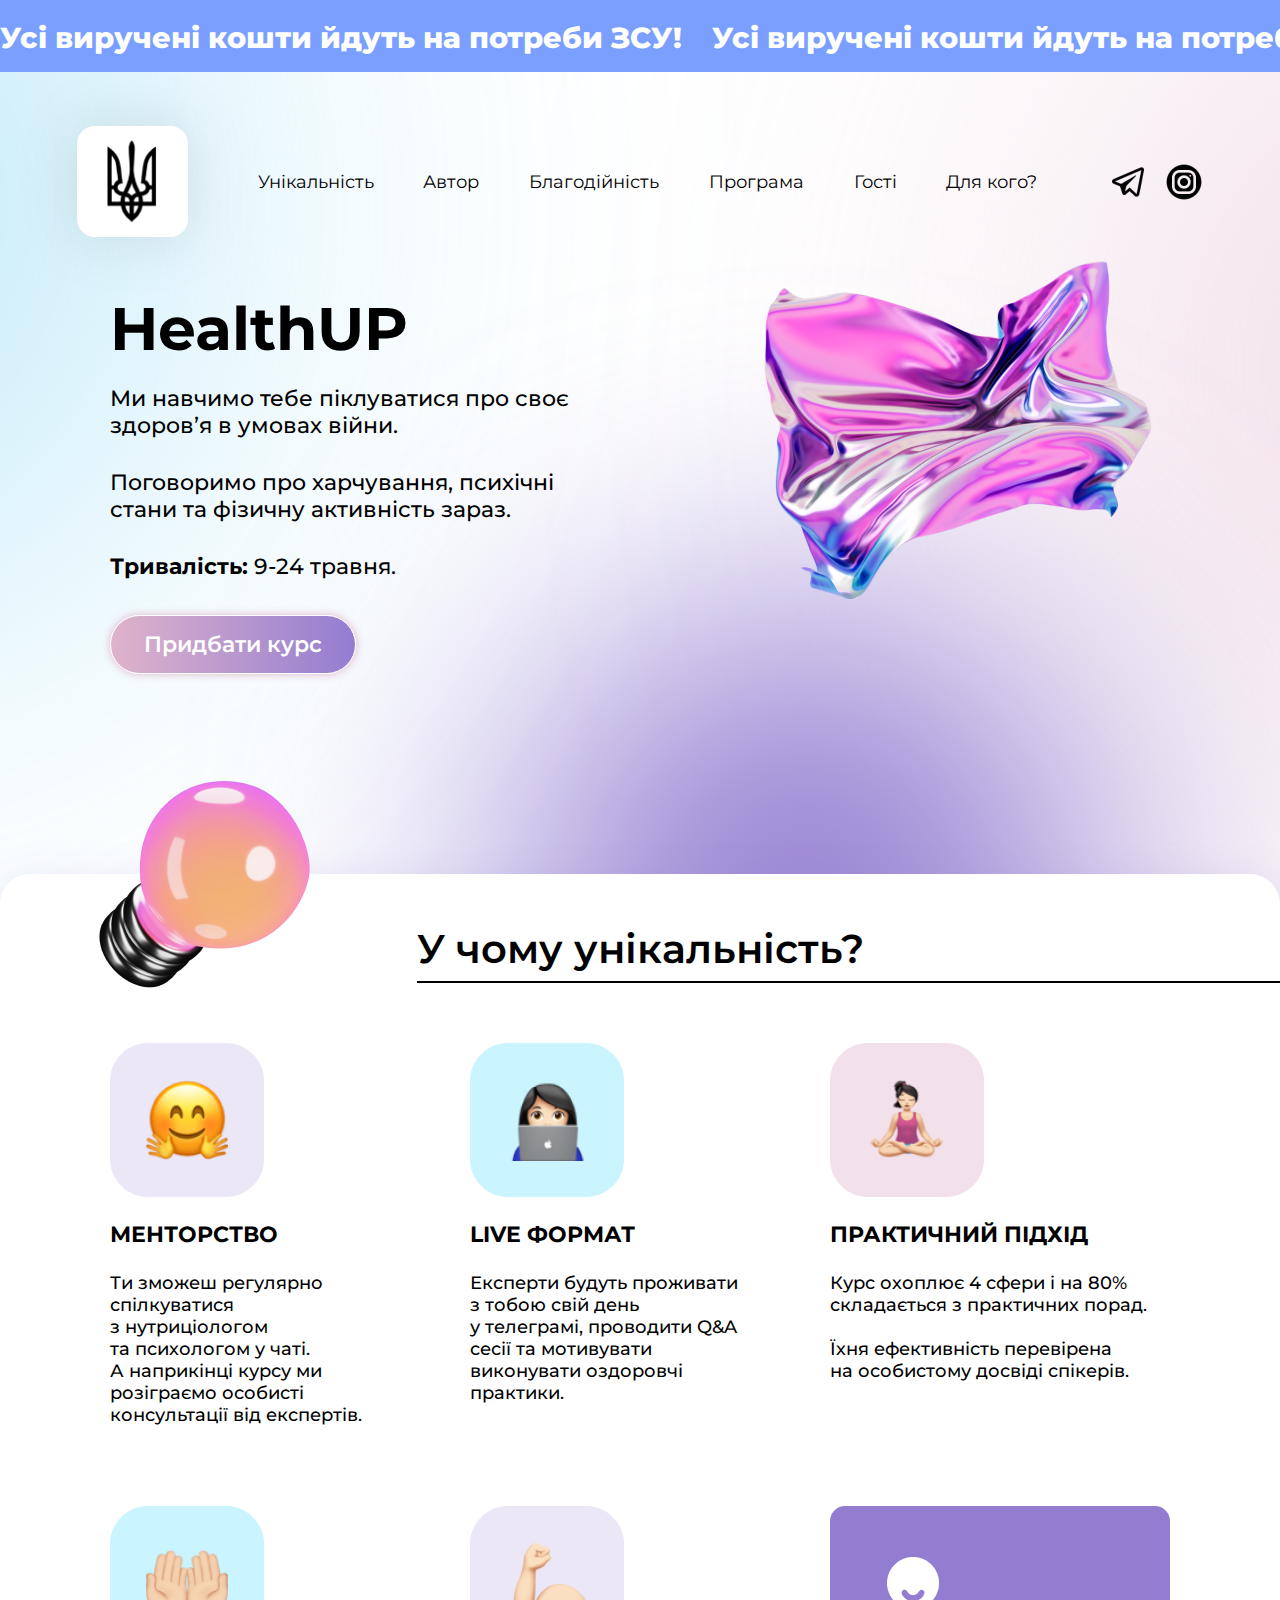
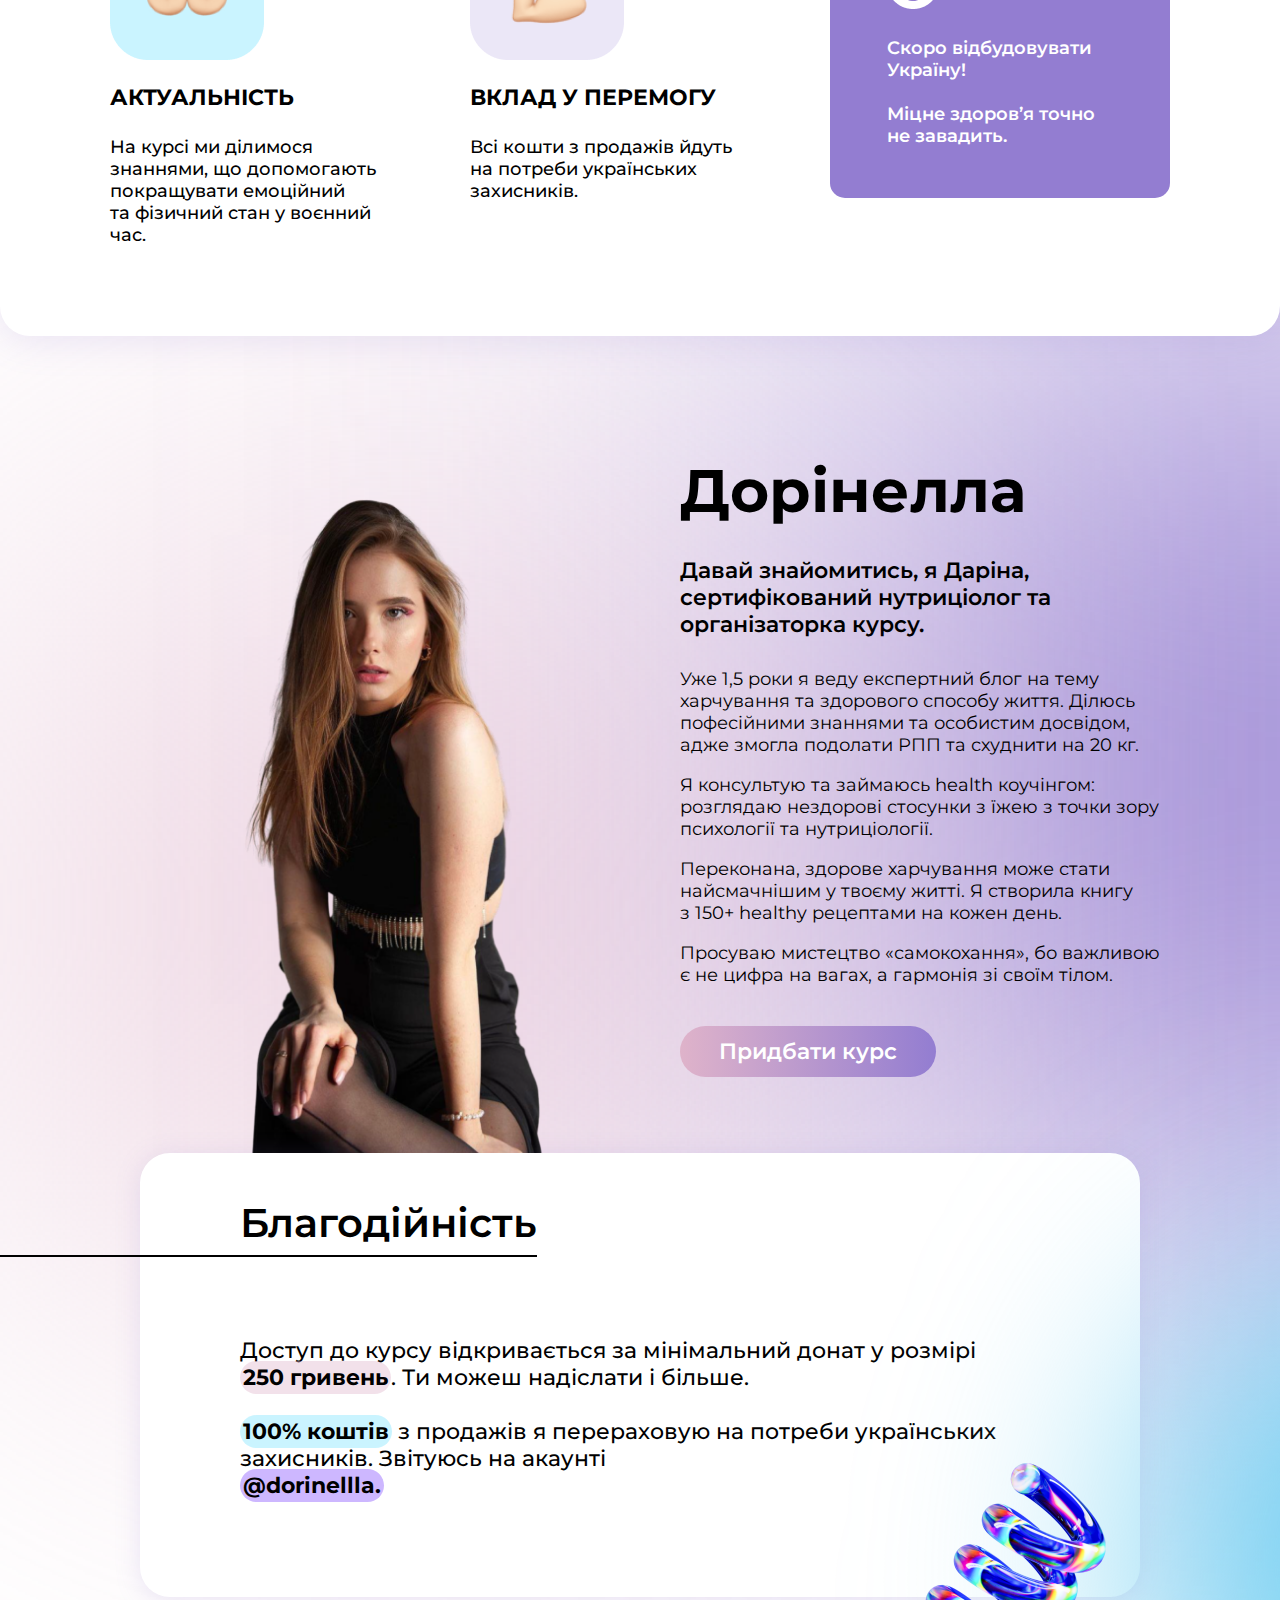
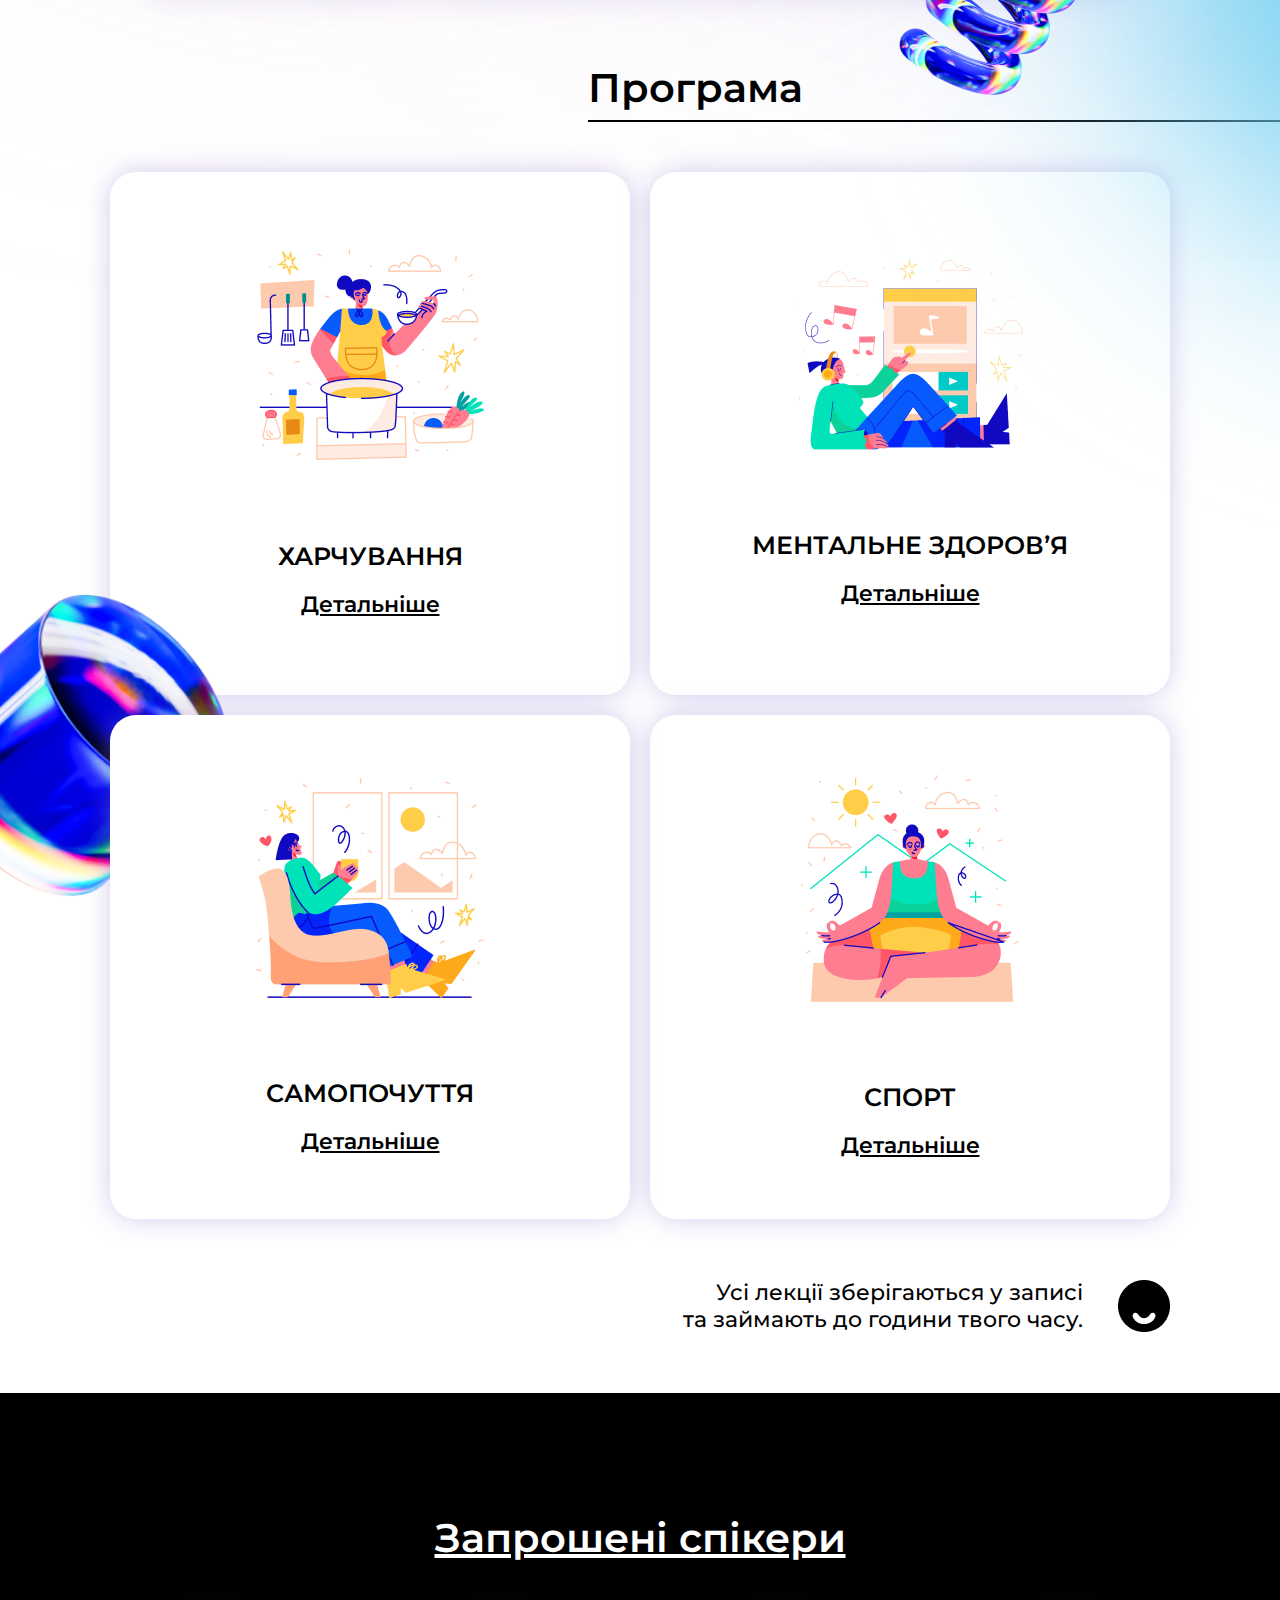
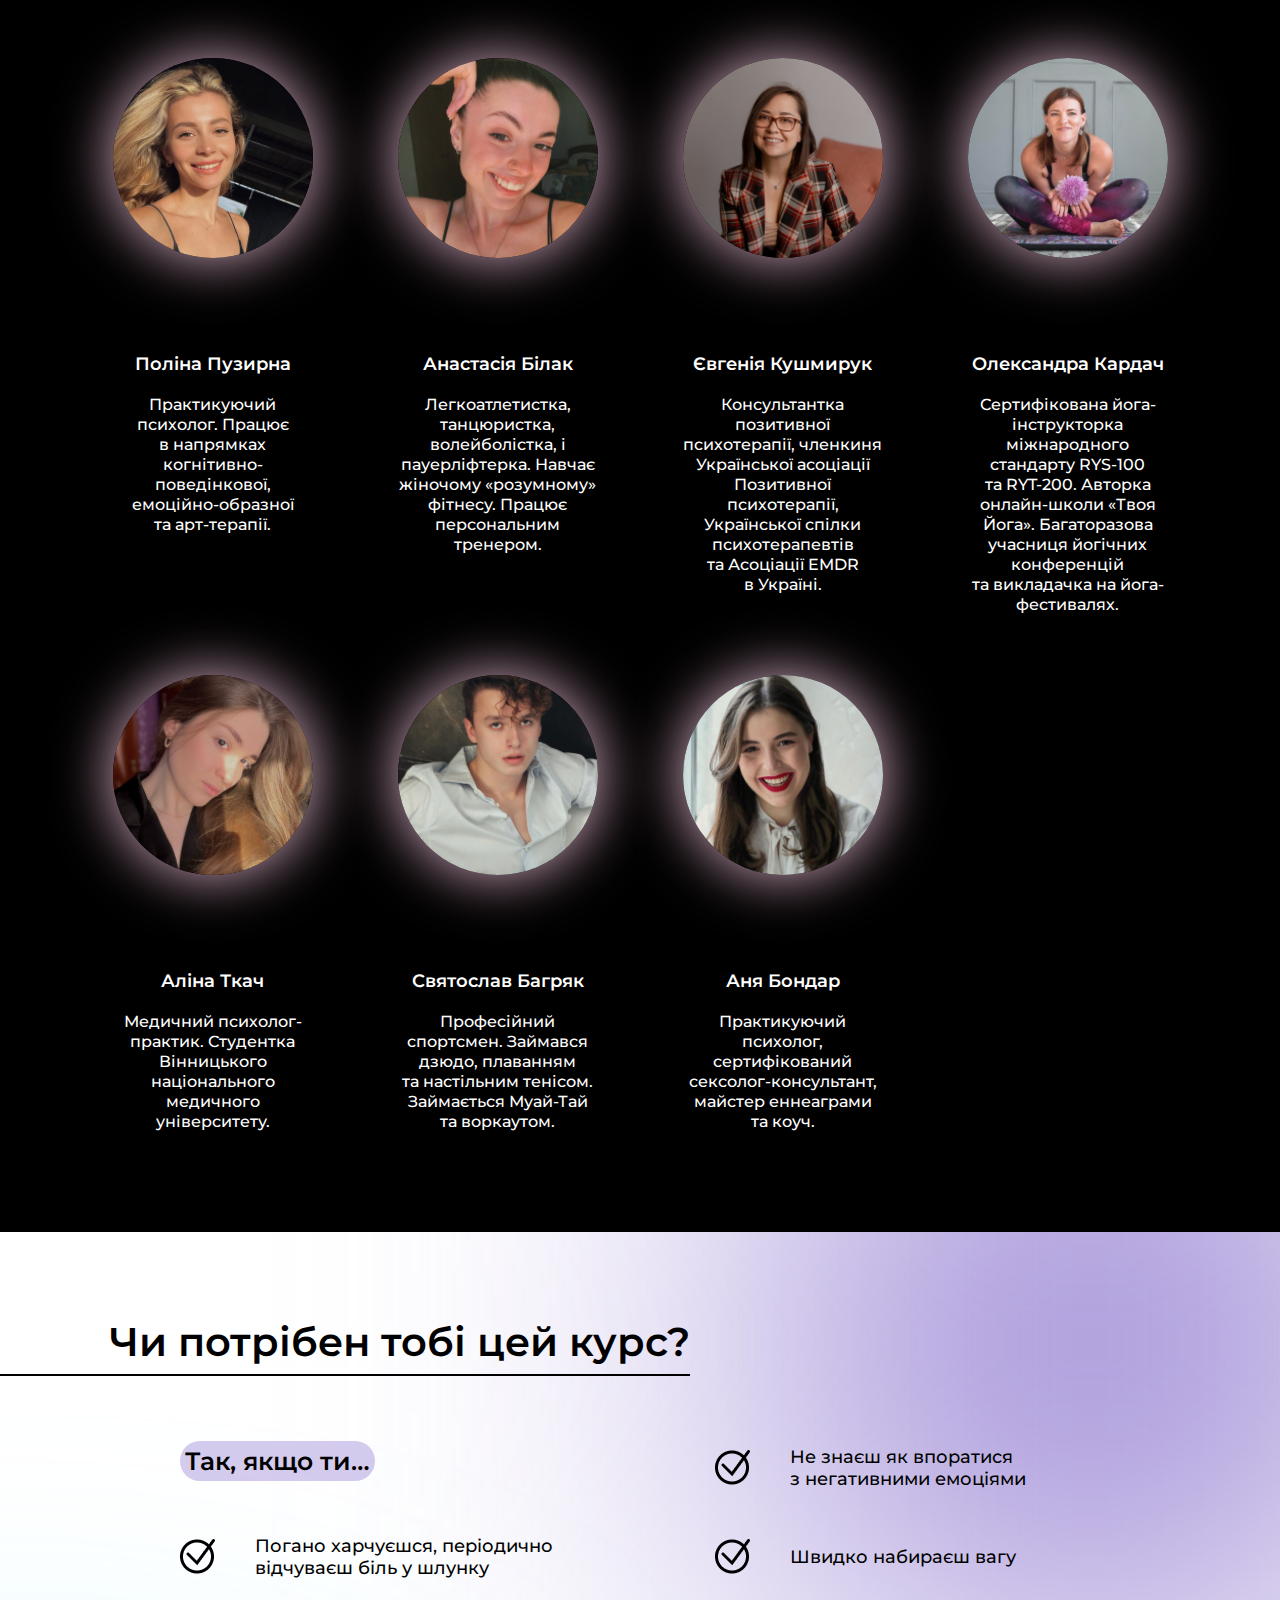
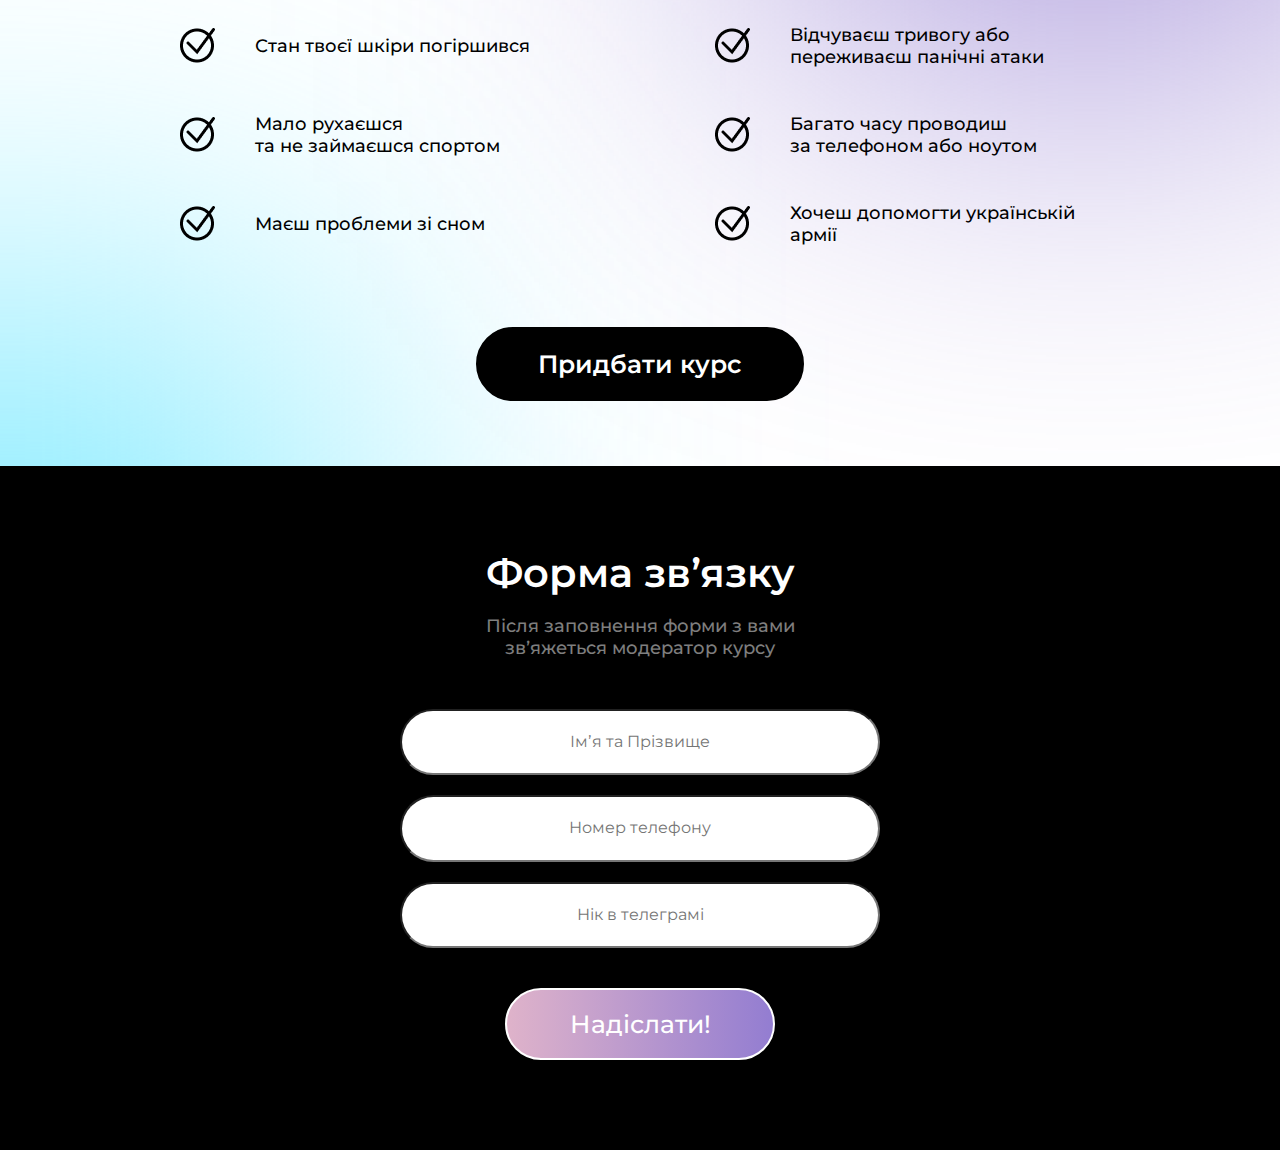
<file: index.html>
<!DOCTYPE html>
<html lang="ru" class="page">

<head>
  <meta charset="UTF-8" />
  <meta name="viewport" content="width=device-width, initial-scale=1.0" />
  <meta http-equiv="X-UA-Compatible" content="ie=edge" />

  <link rel="apple-touch-icon" sizes="57x57" href="./favicon/apple-icon-57x57.png">
  <link rel="apple-touch-icon" sizes="60x60" href="./favicon/apple-icon-60x60.png">
  <link rel="apple-touch-icon" sizes="72x72" href="./favicon/apple-icon-72x72.png">
  <link rel="apple-touch-icon" sizes="76x76" href="./favicon/apple-icon-76x76.png">
  <link rel="apple-touch-icon" sizes="114x114" href="./favicon/apple-icon-114x114.png">
  <link rel="apple-touch-icon" sizes="120x120" href="./favicon/apple-icon-120x120.png">
  <link rel="apple-touch-icon" sizes="144x144" href="./favicon/apple-icon-144x144.png">
  <link rel="apple-touch-icon" sizes="152x152" href="./favicon/apple-icon-152x152.png">
  <link rel="apple-touch-icon" sizes="180x180" href="./favicon/apple-icon-180x180.png">
  <link rel="icon" type="image/png" sizes="192x192" href="./favicon/android-icon-192x192.png">
  <link rel="icon" type="image/png" sizes="32x32" href="./favicon/favicon-32x32.png">
  <link rel="icon" type="image/png" sizes="96x96" href="./favicon/favicon-96x96.png">
  <link rel="icon" type="image/png" sizes="16x16" href="./favicon/favicon-16x16.png">

  <!-- Primary Meta Tags -->
  <title>HealthUp</title>
  <meta name="title" content="Курс 'Healthup' від @dorinellla">
  <meta name="description" content="Ми навчимо тебе піклуватися про своє здоров’я в умовах війни.">

  <!-- Open Graph / Facebook -->
  <meta property="og:type" content="website">
  <meta property="og:url" content="https://metatags.io/">
  <meta property="og:title" content="Курс 'Healthup' від @dorinellla">
  <meta property="og:description" content="Ми навчимо тебе піклуватися про своє здоров’я в умовах війни.">

  <!-- Twitter -->
  <meta property="twitter:card" content="summary_large_image">
  <meta property="twitter:url" content="https://metatags.io/">
  <meta property="twitter:title" content="Курс 'Healthup' від @dorinellla">
  <meta property="twitter:description" content="Ми навчимо тебе піклуватися про своє здоров’я в умовах війни.">

  <link rel="preconnect" href="https://fonts.googleapis.com" />
  <link rel="preconnect" href="https://fonts.gstatic.com" crossorigin />
  <link href="https://fonts.googleapis.com/css2?family=Montserrat:wght@400;500;600;700;800&display=swap"
    rel="stylesheet" />
  <link rel="stylesheet" href="css/vendor.css" />
  <link rel="stylesheet" href="css/main.css" />
  <script defer src="js/main.js"></script>
</head>

<body class="page__body">
  <section class="info">
    <div class="info-text">
      <p>Усі виручені кошти йдуть на потреби ЗСУ!</p>
      <p>Усі виручені кошти йдуть на потреби ЗСУ!</p>
      <p>Усі виручені кошти йдуть на потреби ЗСУ!</p>
    </div>
  </section>

  <header class="header">
    <div class="container header__wrapper" data-menu>
      <div class="header__layout">
        <a href="#" class="header__logo"></a>
        <button class="burger header__burger" type="button" data-burger>
          <span class="burger__line header__burger__line"></span>
        </button>
        <nav class="header__menu-nav">
          <div class="header__menu-close" data-close>
            <svg width="29" height="30" viewBox="0 0 29 30" fill="none" xmlns="http://www.w3.org/2000/svg">
              <path
                d="M17.1568 14.5231L28.4489 3.23075C29.1837 2.49623 29.1837 1.30861 28.4489 0.574085C27.7144 -0.160437 26.5267 -0.160437 25.7922 0.574085L14.4998 11.8665L3.20781 0.574085C2.47295 -0.160437 1.28567 -0.160437 0.551149 0.574085C-0.183716 1.30861 -0.183716 2.49623 0.551149 3.23075L11.8432 14.5231L0.551149 25.8155C-0.183716 26.55 -0.183716 27.7376 0.551149 28.4721C0.917206 28.8385 1.39852 29.0226 1.87948 29.0226C2.36045 29.0226 2.84141 28.8385 3.20781 28.4721L14.4998 17.1798L25.7922 28.4721C26.1586 28.8385 26.6396 29.0226 27.1205 29.0226C27.6015 29.0226 28.0825 28.8385 28.4489 28.4721C29.1837 27.7376 29.1837 26.55 28.4489 25.8155L17.1568 14.5231Z"
                fill="black" />
            </svg>
          </div>
          <ul class="list-reset header__menu-list">
            <li class="header__menu-item"><a href="#unique" data-menu-item>Унікальність</a></li>
            <li class="header__menu-item"><a href="#about" data-menu-item>Автор</a></li>
            <li class="header__menu-item"><a href="#charity" data-menu-item>Благодійність</a></li>
            <li class="header__menu-item"><a href="#program" data-menu-item>Програма</a></li>
            <li class="header__menu-item"><a href="#speakers" data-menu-item>Гості</a></li>
            <li class="header__menu-item"><a href="#reasons" data-menu-item>Для кого?</a></li>
          </ul>
        </nav>
        <div class="header__social">
          <a href="https://t.me/dorinellaribka" target="_blank"
            class="header__social-link header__social-link--tg"><span class="visually-hidden">Telegram</span></a>
          <a href="https://www.instagram.com/dorinellla/" target="_blank"
            class="header__social-link header__social-link--inst"><span class="visually-hidden">Instagram</span></a>
        </div>
      </div>
  </header>

  <div class="site-container">
    <main class="main">
      <section class="hero">
        <div class="circle circle--blue"></div>
        <div class="circle circle--pink"></div>
        <div class="circle circle--purple"></div>
        <div class="container hero__wrapper">
          <div class="hero__content">
            <h2 class="hero__title">HealthUP</h2>
            <p class="hero__paragraph">Ми навчимо тебе піклуватися про своє здоров’я в умовах війни.</p>
            <p class="hero__paragraph">Поговоримо про харчування, психічні стани та фізичну активність зараз.</p>
            <p class="hero__paragraph"><span class="hero__paragraph-bold">Тривалість:</span> 9-24 травня.</p>
          </div>
          <button class="hero__button" type="button"><a href="#form">Придбати курс</a></button>
        </div>
      </section>

      <section class="unique" id="unique">
        <div class="container unique-container">
          <img src="./img/bulb.png" alt="Bulb" class="unique-bulb" />

          <div class="title title--divider title--divider-right"><span>У чому унікальність?</span></div>

          <div class="information-wrapper">
            <div class="information-card">
              <img src="./img/face.png" alt="Face" class="information__img" />
              <div class="information__title">Менторство</div>
              <div class="information__descr">
                Ти зможеш регулярно спілкуватися з нутриціологом та психологом у чаті. А наприкінці курсу ми
                розіграємо особисті консультації від експертів.
              </div>
            </div>
            <div class="information-card">
              <img src="./img/woman.png" alt="Woman" class="information__img" />
              <div class="information__title">Live формат</div>
              <div class="information__descr">
                Експерти будуть проживати з тобою свій день у телеграмі, проводити Q&A сесії та мотивувати
                виконувати оздоровчі практики.
              </div>
            </div>
            <div class="information-card">
              <img src="./img/yoga.png" alt="Yoga" class="information__img" />
              <div class="information__title">ПРАКТИЧНИЙ ПІДХІД</div>
              <div class="information__descr">
                Курс охоплює 4 сфери і на 80% складається з практичних порад.
                <br /><br />
                Їхня ефективність перевірена на особистому досвіді спікерів.
              </div>
            </div>
            <div class="information-card">
              <img src="./img/hands.png" alt="Hands" class="information__img" />
              <div class="information__title">Актуальність</div>
              <div class="information__descr">
                На курсі ми ділимося знаннями, що допомогають покращувати емоційний та фізичний стан у воєнний час.
              </div>
            </div>
            <div class="information-card">
              <img src="./img/biceps.png" alt="Biceps" class="information__img" />
              <div class="information__title">ВКЛАД У ПЕРЕМОГУ</div>
              <div class="information__descr">Всі кошти з продажів йдуть на потреби українських захисників.</div>
            </div>
            <div class="purple-box">
              <img src="./img/smile.png" alt="Smile" class="purple-box__img" />
              <div class="purple-box__descr">
                Скоро відбудовувати Україну!
                <br /><br />
                Міцне здоров’я точно не завадить.
              </div>
            </div>
          </div>
        </div>
      </section>

      <section class="about" id="about">
        <div class="about-circle-purple"></div>
        <div class="container about-container">
          <div class="about-wrapper">
            <div>
              <img src="./img/Dori.png" alt="Dori" class="about-img">
              <div class="about-circle-pink"></div>
            </div>
            <div class="about-information">
              <div class="about-title">Дорінелла</div>
              <div class="about-subtitle">Давай знайомитись, я Даріна, сертифікований нутриціолог та
                організаторка курсу.
              </div>
              <div class="about-subtitle-min">Давай знайомитись!</div>
              <div class="about-descr">
                <p class="about-descr-min">
                  Я Даріна, сертифікований нутриціолог та організаторка курсу.
                  <p>
                    Уже 1,5 роки я веду експертний блог на тему харчування та здорового способу життя. Ділюсь
                    пофесійними
                    знаннями
                    та особистим досвідом, адже змогла подолати РПП та схуднити на 20 кг.
                  </p>
                  <p>
                    Я консультую та займаюсь health коучінгом: розглядаю нездорові стосунки з їжею з точки зору
                    психології та
                    нутриціології.
                  </p>
                  <p class="about-descr-min-hide">
                    Переконана, здорове харчування може стати найсмачнішим у твоєму житті. Я створила книгу з 150+
                    healthy
                    рецептами на кожен день.
                  </p>
                  <p>Просуваю мистецтво «самокохання», бо важливою є не цифра на вагах, а гармонія зі своїм
                    тілом.</p>
              </div>
              <button class="btn-reset about-btn"><a href="#form">Придбати курс</a></button>
            </div>
          </div>
        </div>
      </section>

      <section class="charity" id="charity">
        <div class="charity-circle-blue"></div>
        <div class="container">
          <div class="charity-wrapper">
            <div class="title charity-title title--divider title--divider-left"><span>Благодійність</span></div>

            <div class="charity-information">
              Доступ до курсу відкривається за мінімальний донат у розмірі <span>250 гривень</span>. Ти можеш
              надіслати і більше. <br /><br />
              <span>100% коштів</span> з продажів я перераховую на потреби українських захисників. Звітуюсь на
              акаунті
              <br />
              <a href="https://www.instagram.com/dorinellla/" target="_blank"><span>@dorinellla.</span></a>
            </div>
          </div>
        </div>
      </section>

      <section class="program" id="program">
        <div class="container">
          <div class="title program-title title--divider title--divider-right"><span>Програма</span></div>
          <div class="program-wrapper">
            <div class="program-card">
              <div class="program-card-wrapper">
                <div class="program-info program-info_active">
                  <img src="./img/program/cooking.png" alt="Cooking" class="program-info__img">
                  <div class="program-info__header">харчування</div>
                  <div class="program-info__button">Детальніше</div>
                </div>
                <div class="program-list">
                  <div class="program-list-header">харчування</div>
                  <ul>
                    <li>Розвінчання міфів про правильне харчування
                    </li>
                    <li>Складання раціону для здорового імунітету
                    </li>
                    <li>Чого зараз потребує наш організм?
                    </li>
                    <li>Які продукти насправді корисні?

                    </li>
                    <li>Голод при переїданні

                    </li>
                    <li>Свідоме споживання: альтернатива продуктам з РФ

                    </li>
                    <li>Продукти, що сприяють виділенню гормонів щастя

                    </li>
                    <li>Користь хліба та водний баланс
                    </li>
                  </ul>
                  <button class="program-list__button">Назад</button>
                </div>
              </div>
            </div>
            <div class="program-card">
              <div class="program-card-wrapper">
                <div class="program-info program-info_active">
                  <img src="./img/program/chill.png" alt="Chill" class="program-info__img">
                  <div class="program-info__header">Ментальне здоровʼя</div>
                  <div class="program-info__button">Детальніше</div>
                </div>
                <div class="program-list">
                  <div class="program-list-header">МЕНТАЛЬНЕ здоровʼя</div>
                  <ul>
                    <li>Як побороти нервове переїдання в умовах постійного стресу?
                    </li>
                    <li>Як не зійти з розуму та вижити під час війни?
                    </li>
                    <li>Як впоратися з негативними емоціями: тривогою, апатією, злістю та ненавистю?
                    </li>
                  </ul>
                  <button class="program-list__button">Назад</button>
                </div>
              </div>
            </div>
            <div class="program-card program-card-top">
              <div class="program-card-wrapper">
                <div class="program-info program-info_active">
                  <img src="./img/program/reading.png" alt="Reading" class="program-info__img">
                  <div class="program-info__header">самопочуття</div>
                  <div class="program-info__button">Детальніше</div>
                </div>
                <div class="program-list">
                  <div class="program-list-header">самопочуття</div>
                  <ul>
                    <li>7 простих способів бути здоровим
                    </li>
                    <li>8 способів зняти стрес
                    </li>
                    <li>Дихальні практики для подолання тривоги та панічних атак
                    </li>
                    <li>Як компенсувати вплив неякісного сну на здоров’я</li>
                    <li>Як повернути здоровий сон у своє життя</li>
                  </ul>
                  <button class="program-list__button">Назад</button>
                </div>
              </div>
            </div>
            <img src="./img/program/cylinder.png" alt="Cylinder" class="program-cylinder">
            <img src="./img/program/twirl.png" alt="Twirl" class="program-twirl">
            <div class="program-card">
              <div class="program-card-wrapper">
                <div class="program-info program-info_active">
                  <img src="./img/program/sport.png" alt="Sport" class="program-info__img">
                  <div class="program-info__header">спорт</div>
                  <div class="program-info__button">Детальніше</div>
                </div>
                <div class="program-list">
                  <div class="program-list-header">спорт</div>
                  <ul>
                    <li>Чому фізичні навантаження позитивно впливають на психіку?
                    </li>
                    <li>Як мінімально підтримувати фізичну активність під час війни
                    </li>
                    <li>Тренування для рівної осанки
                    </li>
                    <li>Тренування на збільшення м’язової тканини</li>
                  </ul>
                  <button class="program-list__button">Назад</button>
                </div>

              </div>
            </div>
          </div>

          <div class="program-alert">
            <div class="program-alert-text">Усі лекції зберігаються у записі та займають до години твого часу.</div>
            <img src="./img/smile-black.png" alt="Smile">
          </div>
      </section>

      <section class="speakers" id="speakers">
        <div class="container">
          <div class="title speakers-title">Запрошені спікери</div>

          <div class="speakers-wrapper">
            <div class="speakers-card">
              <div class="speakers-img">
                <img src="./img/speakers/polina-pozyrna.png" alt="Поліна Пузирна">
              </div>
              <div class="speakers-card-title">Поліна Пузирна</div>
              <div class="speakers-card-descr">Практикуючий психолог. Працює в напрямках когнітивно-поведінкової,
                емоційно-образної
                та арт-терапії.</div>
            </div>
            <div class="speakers-card">
              <div class="speakers-img"><img src="./img/speakers/anastasya-bilak.png" alt="Анастасія Білак"></div>
              <div class="speakers-card-title">Анастасія Білак</div>
              <div class="speakers-card-descr">Легкоатлетистка, танцюристка, волейболістка, і пауерліфтерка.
                Навчає жіночому «розумному» фітнесу.
                Працює персональним тренером.</div>
            </div>
            <div class="speakers-card">
              <div class="speakers-img"><img src="./img/speakers/evhenya-kushmyruk.png" alt="Євгенія Кушмирук"></div>
              <div class="speakers-card-title">Євгенія Кушмирук</div>
              <div class="speakers-card-descr">Консультантка позитивної психотерапії, членкиня Української асоціації
                Позитивної психотерапії, Української спілки психотерапевтів та Асоціації EMDR в Україні.</div>
            </div>
            <div class="speakers-card">
              <div class="speakers-img"><img src="./img/speakers/olexandra-kardach.png" alt="Олександра Кардач"></div>
              <div class="speakers-card-title">Олександра Кардач</div>
              <div class="speakers-card-descr">Сертифікована йога-інструкторка міжнародного стандарту RYS-100
                та RYT-200.
                Авторка онлайн-школи «Твоя Йога».
                Багаторазова учасниця йогічних конференцій та викладачка на йога-фестивалях. </div>
            </div>
            <div class="speakers-card">
              <div class="speakers-img"><img src="./img/speakers/alina-tkach.png" alt="Аліна Ткач"></div>
              <div class="speakers-card-title">Аліна Ткач</div>
              <div class="speakers-card-descr">Медичний психолог-практик. Студентка Вінницького національного медичного
                університету.</div>
            </div>
            <div class="speakers-card">
              <div class="speakers-img"><img src="./img/speakers/svyatoslav-bahryak.png" alt="Святослав Багряк"></div>
              <div class="speakers-card-title">Святослав Багряк</div>
              <div class="speakers-card-descr">Професійний спортсмен. Займався дзюдо, плаванням та настільним тенісом.
                Займається Муай-Тай та воркаутом.
              </div>
            </div>

            <div class="speakers-card">
              <div class="speakers-img"><img src="./img/speakers/anya-bondar.png" alt="Аня Бондар"></div>
              <div class="speakers-card-title">Аня Бондар</div>
              <div class="speakers-card-descr">Практикуючий психолог,
                сертифікований сексолог-консультант, майстер еннеаграми та коуч.
              </div>
            </div>
          </div>
        </div>
      </section>

      <section class="reasons" id="reasons">
        <div class="container">
          <div class="title reasons-title title--divider title--divider-left">
            <span>Чи потрібен тобі цей курс?</span>
          </div>
          <div class="reasons-circle-purple"></div>
          <div class="reasons-circle-blue"></div>
          <div class="reasons-wrapper">
            <div class="reasons-if"><span>Так, якщо ти…</span></div>
            <div class="reasons-item">
              <img src="./img/success.png" alt="Success" class="reasons-item-icon" />
              <div class="reasons-item-info">Не знаєш як впоратися з негативними емоціями</div>
            </div>
            <div class="reasons-item">
              <img src="./img/success.png" alt="Success" class="reasons-item-icon" />
              <div class="reasons-item-info">Погано харчуєшся, періодично відчуваєш біль у шлунку</div>
            </div>
            <div class="reasons-item">
              <img src="./img/success.png" alt="Success" class="reasons-item-icon" />
              <div class="reasons-item-info">Швидко набираєш вагу</div>
            </div>
            <div class="reasons-item">
              <img src="./img/success.png" alt="Success" class="reasons-item-icon" />
              <div class="reasons-item-info">Стан твоєї шкіри погіршився</div>
            </div>
            <div class="reasons-item">
              <img src="./img/success.png" alt="Success" class="reasons-item-icon" />
              <div class="reasons-item-info">Відчуваєш тривогу або переживаєш панічні атаки</div>
            </div>
            <div class="reasons-item">
              <img src="./img/success.png" alt="Success" class="reasons-item-icon" />
              <div class="reasons-item-info">Мало рухаєшся та не займаєшся спортом</div>
            </div>
            <div class="reasons-item">
              <img src="./img/success.png" alt="Success" class="reasons-item-icon" />
              <div class="reasons-item-info">Багато часу проводиш за телефоном або ноутом</div>
            </div>
            <div class="reasons-item">
              <img src="./img/success.png" alt="Success" class="reasons-item-icon" />
              <div class="reasons-item-info">Маєш проблеми зі сном</div>
            </div>
            <div class="reasons-item">
              <img src="./img/success.png" alt="Success" class="reasons-item-icon" />
              <div class="reasons-item-info">Хочеш допомогти українській армії</div>
            </div>
          </div>

          <button class="reasons-button"><a href="#form">Придбати курс</a></button>
        </div>
      </section>

      <section class="form" id="form">
        <div class="container form__wrapper">
          <h2 class="form__title">Форма звʼязку</h2>
          <p class="form__subtitle">Після заповнення форми з вами звʼяжеться модератор курсу</p>
          <form class="form__fields" id="form" action="#">
            <div class="form__field">
              <label>
                <input class="form__input" minlength="5" name="name" id="input-name" type="text"
                  placeholder="Імʼя та Прізвище" required />
              </label>
            </div>
            <div class="form__field">
              <label>
                <input class="form__input" name="phone" id="input-phone" type="tel" minlength="10" maxlength="13"
                  placeholder="Номер телефону" required />
              </label>
            </div>
            <div class="form__field">
              <label>
                <input class="form__input" name="tg_name" id="input-tg-name" type="text" minlength="1"
                  placeholder="Нік в телеграмі" required />
              </label>
            </div>
            <button class="form__submit-btn" type="submit">Надіслати!</button>
          </form>

          <div class="success">
            <svg fill="#ffffff" xmlns="http://www.w3.org/2000/svg" viewBox="0 0 64 64" width="24px" height="24px">
              <path
                d="M32,6C17.641,6,6,17.641,6,32c0,14.359,11.641,26,26,26s26-11.641,26-26C58,17.641,46.359,6,32,6z M29.081,42.748	l-10.409-9.253l2.657-2.99l7.591,6.747L44,21l3.414,3.414L29.081,42.748z" />
            </svg>
            <div class="success-text">Заявка отправлена!</div>
          </div>
          <div class="failure">
            <svg width="29" height="30" viewBox="0 0 29 30" fill="none" xmlns="http://www.w3.org/2000/svg">
              <path
                d="M17.1568 14.5231L28.4489 3.23075C29.1837 2.49623 29.1837 1.30861 28.4489 0.574085C27.7144 -0.160437 26.5267 -0.160437 25.7922 0.574085L14.4998 11.8665L3.20781 0.574085C2.47295 -0.160437 1.28567 -0.160437 0.551149 0.574085C-0.183716 1.30861 -0.183716 2.49623 0.551149 3.23075L11.8432 14.5231L0.551149 25.8155C-0.183716 26.55 -0.183716 27.7376 0.551149 28.4721C0.917206 28.8385 1.39852 29.0226 1.87948 29.0226C2.36045 29.0226 2.84141 28.8385 3.20781 28.4721L14.4998 17.1798L25.7922 28.4721C26.1586 28.8385 26.6396 29.0226 27.1205 29.0226C27.6015 29.0226 28.0825 28.8385 28.4489 28.4721C29.1837 27.7376 29.1837 26.55 28.4489 25.8155L17.1568 14.5231Z"
                fill="white" />
            </svg>
            <div class="failure-text">Заявка не отправлена!</div>
          </div>
        </div>

      </section>

    </main>
  </div>

  <footer class="footer">
    <div class="container"></div>
  </footer>

</body>

</html>
</file>
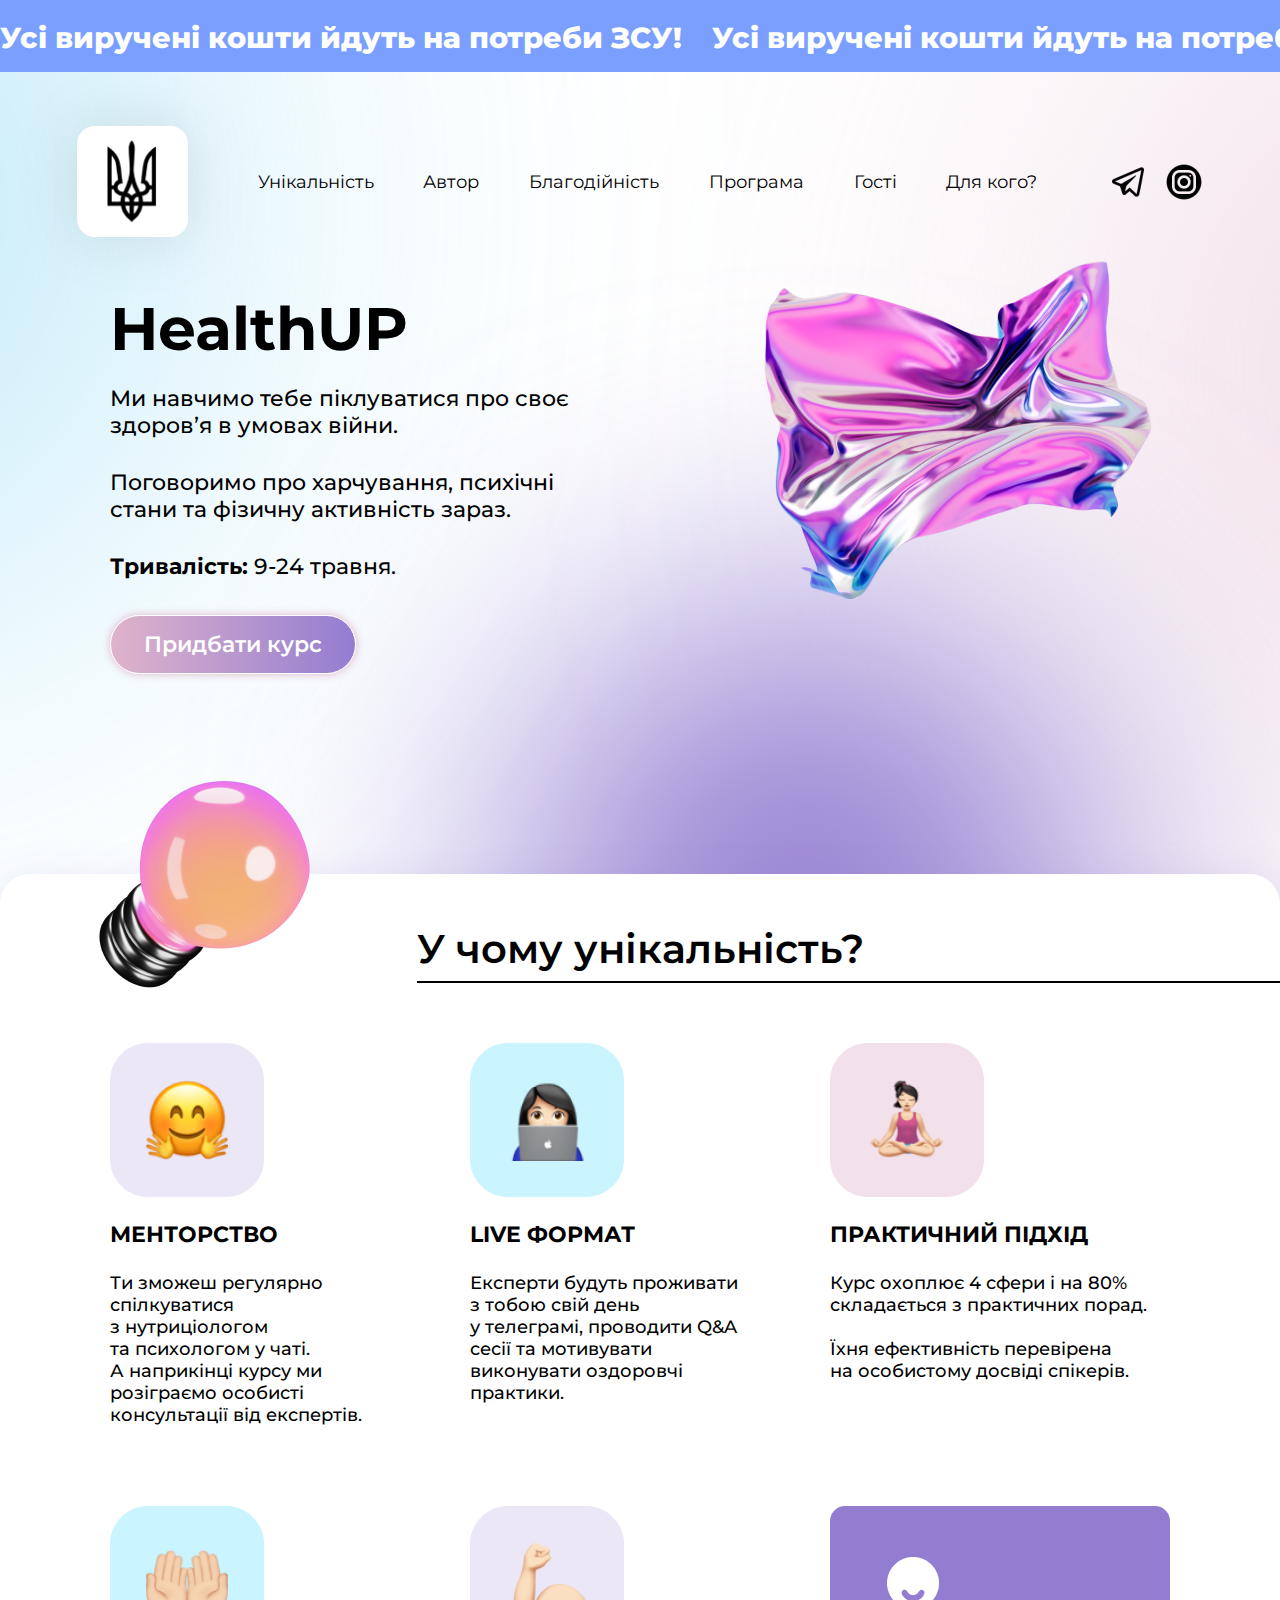
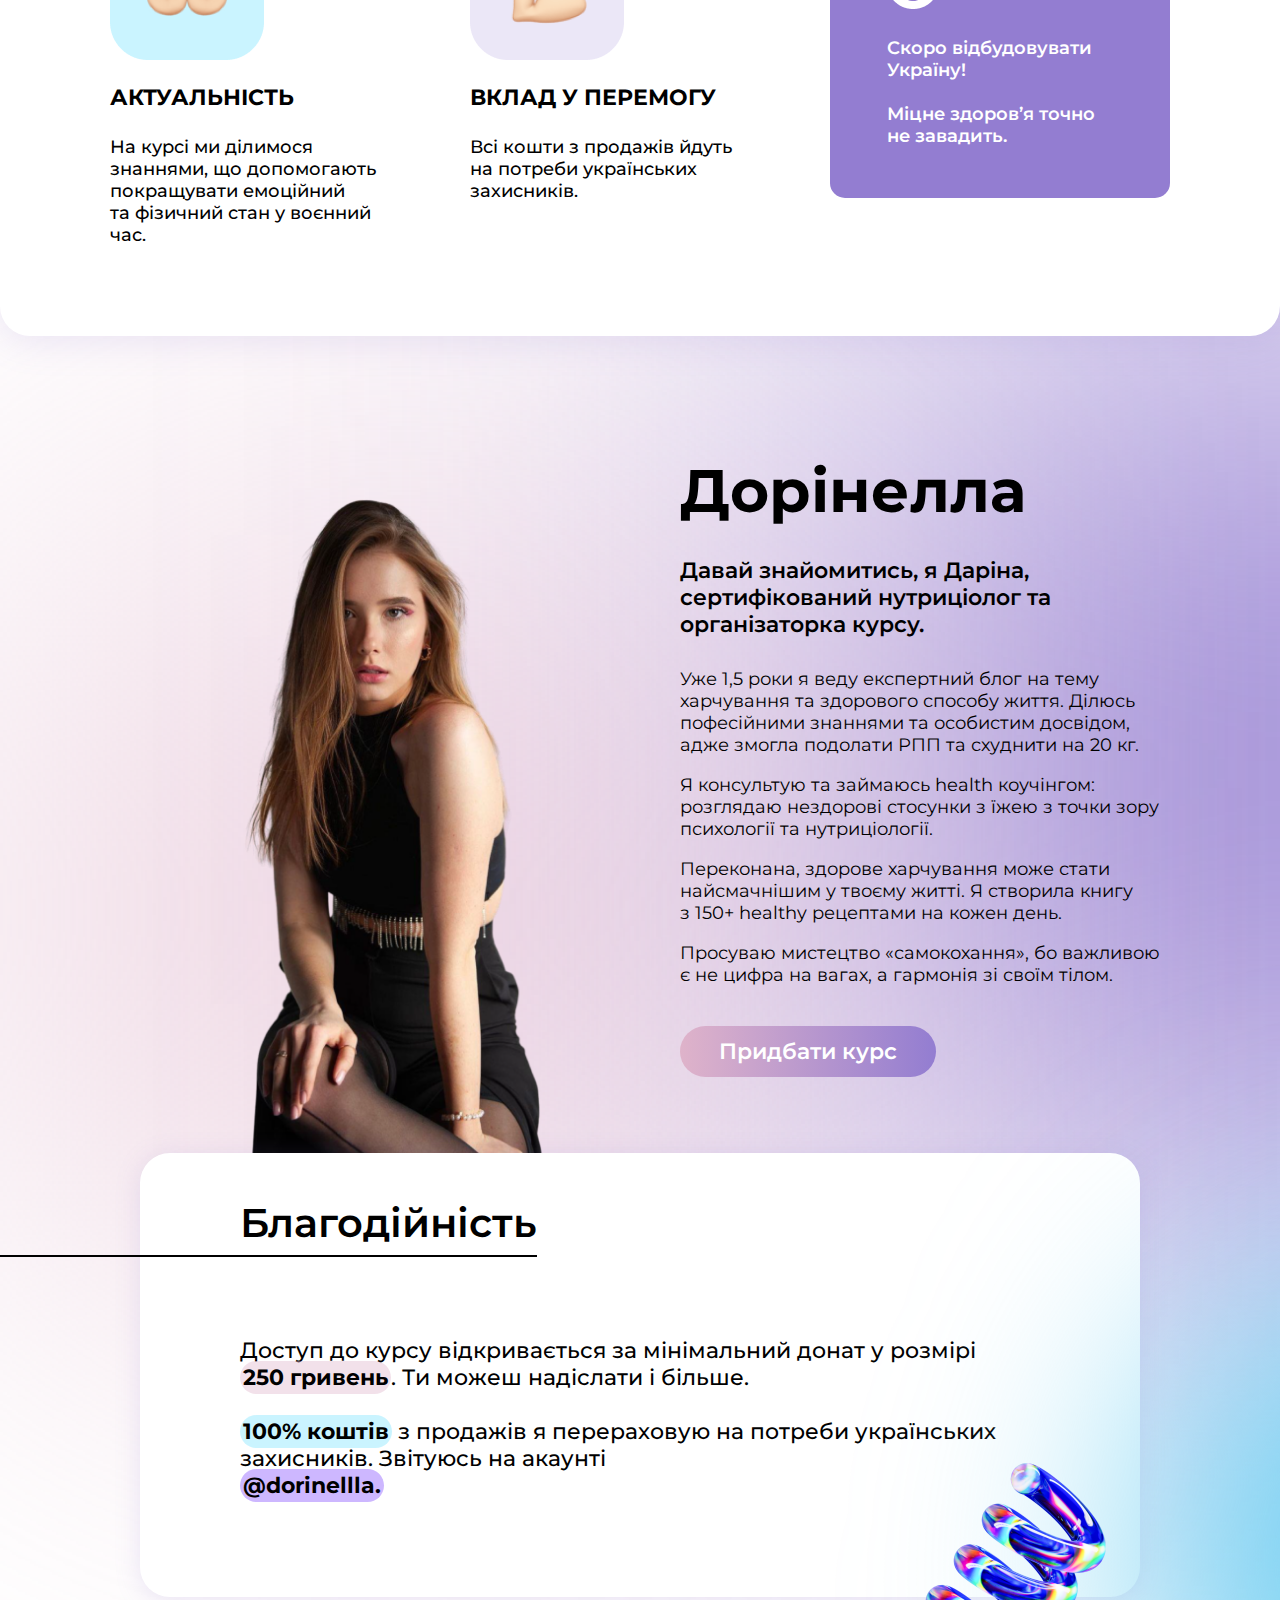
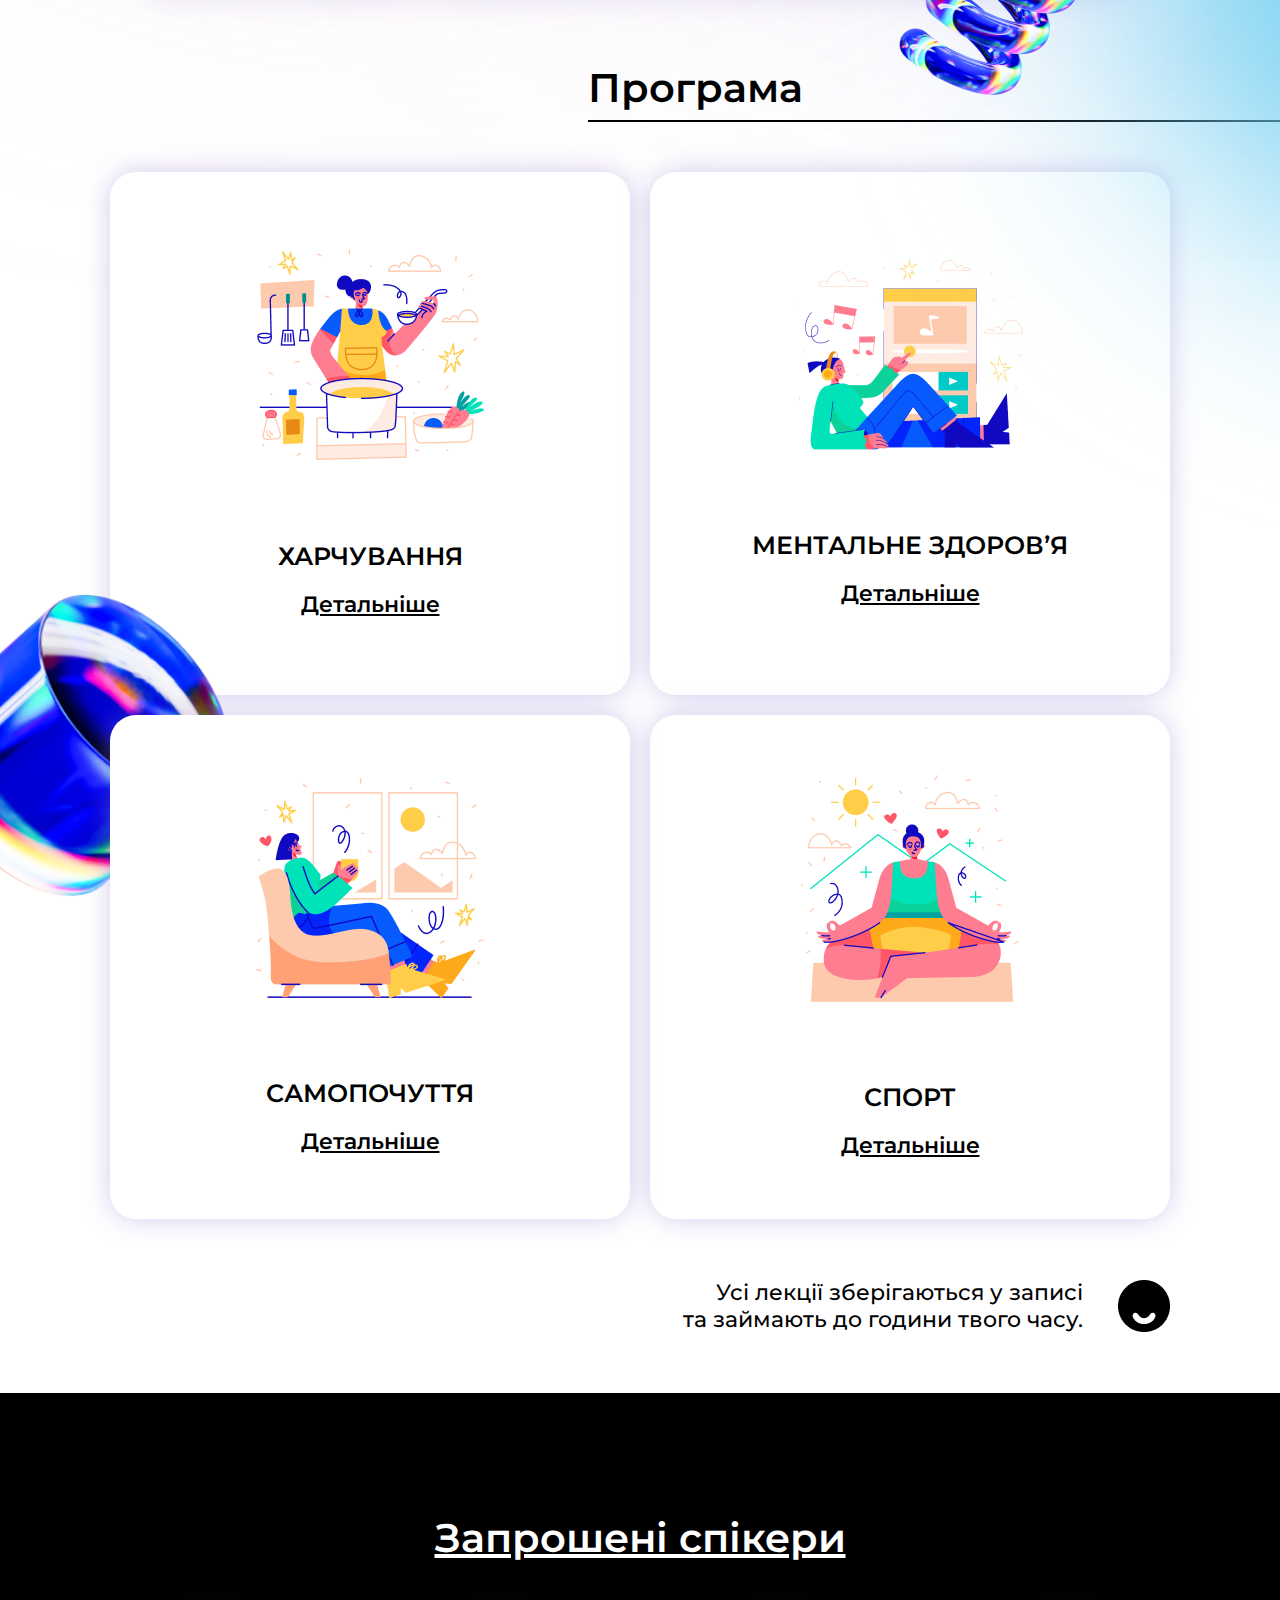
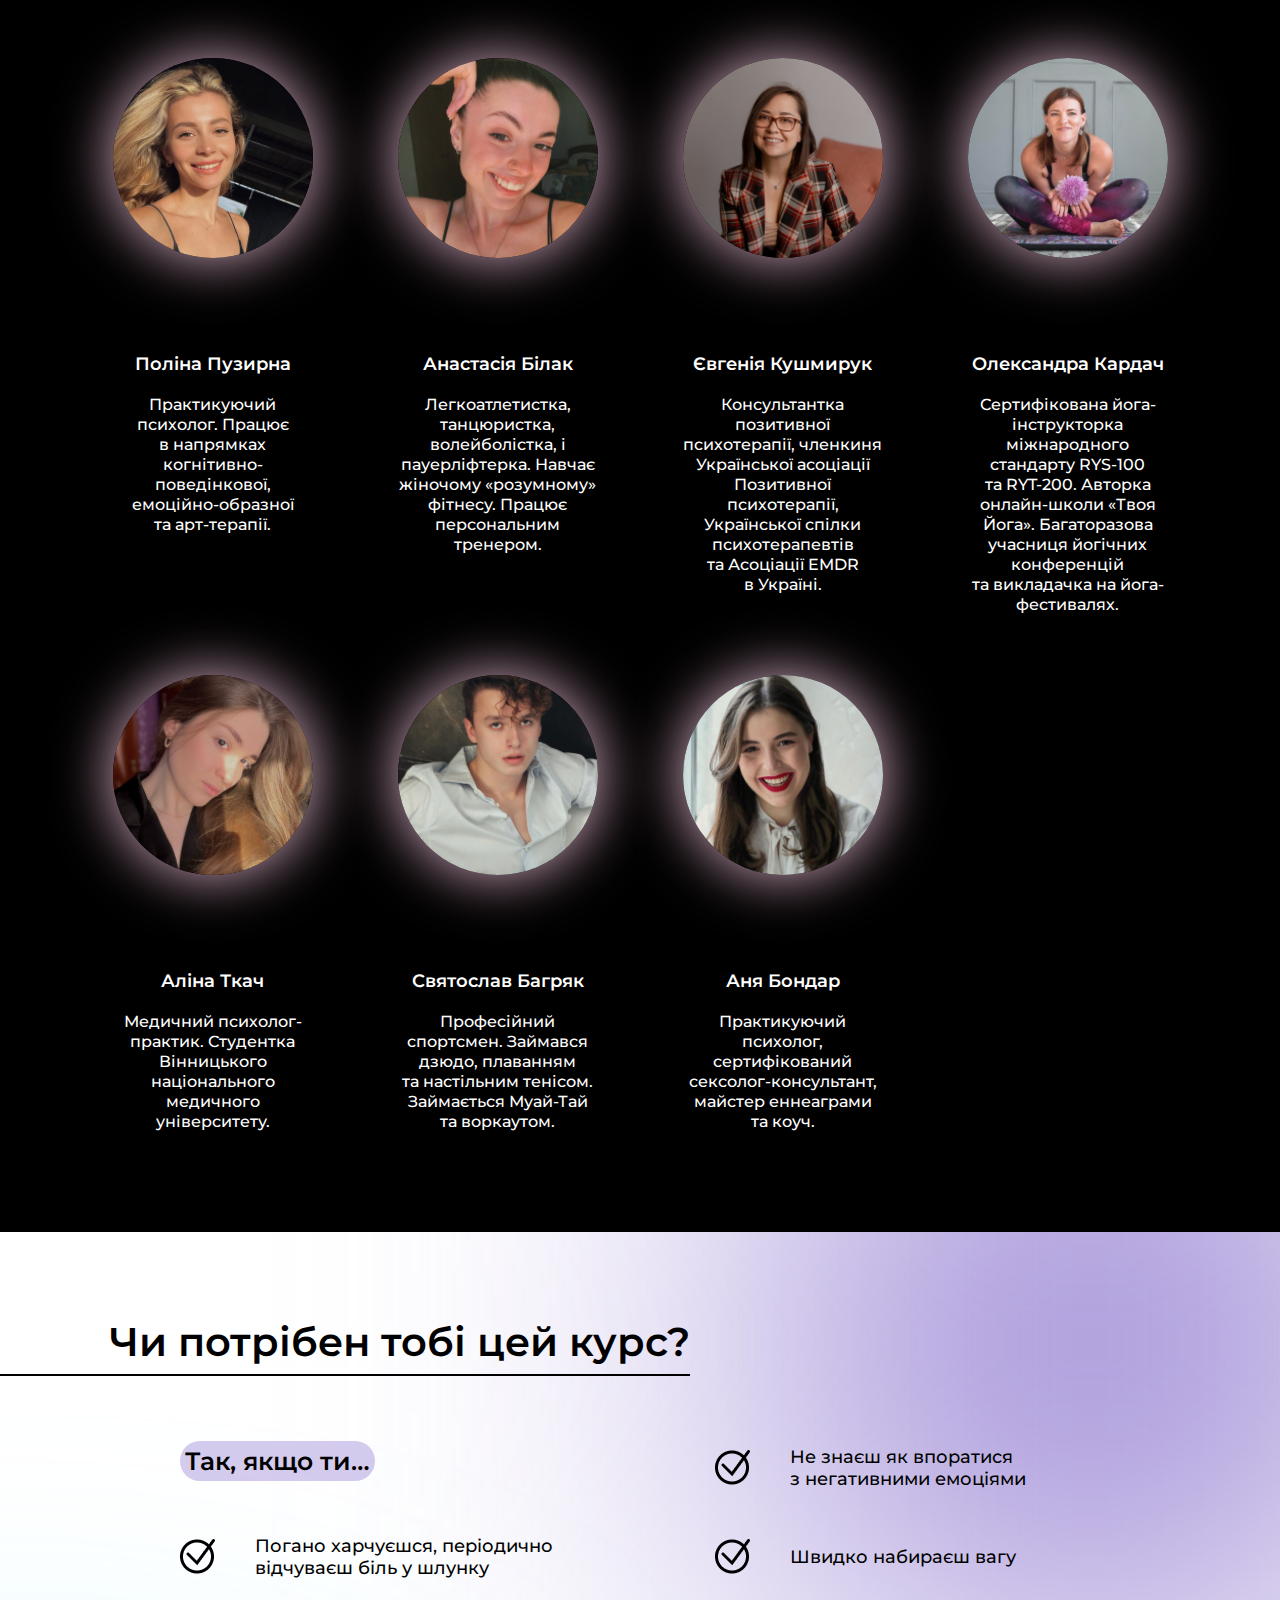
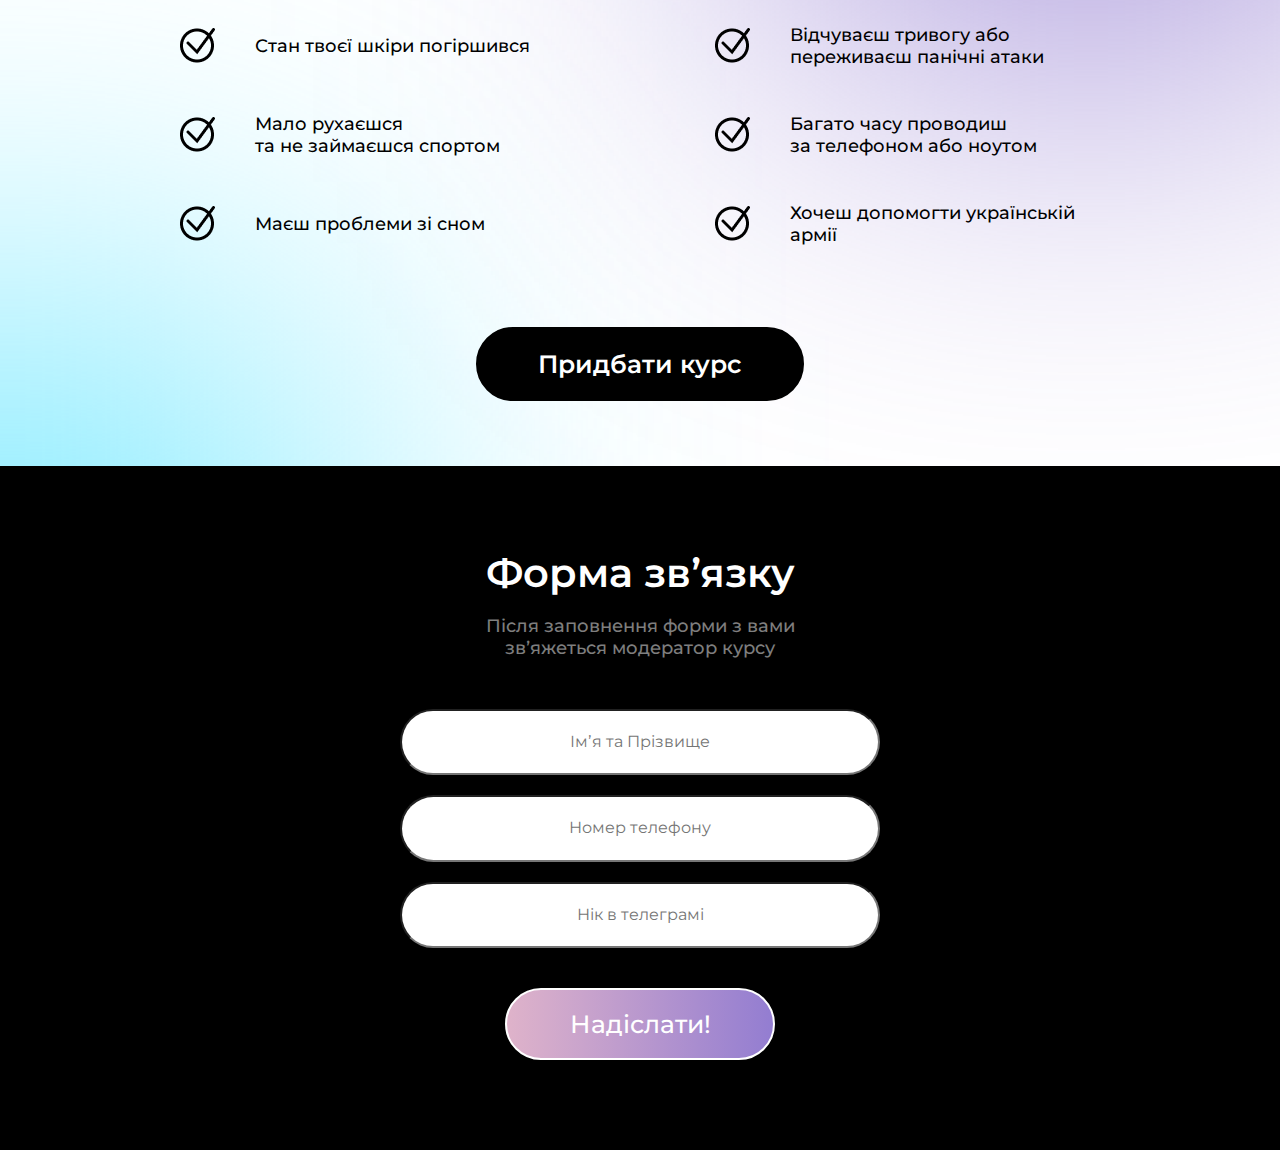
<file: app/index.html>
<!DOCTYPE html>
<html lang="ru" class="page">

<head>
    <meta charset="UTF-8">
    <meta name="viewport" content="width=device-width,initial-scale=1">
    <meta http-equiv="X-UA-Compatible" content="ie=edge">
    <link rel="apple-touch-icon" sizes="57x57" href="/favicon/apple-icon-57x57.png">
    <link rel="apple-touch-icon" sizes="60x60" href="/favicon/apple-icon-60x60.png">
    <link rel="apple-touch-icon" sizes="72x72" href="/favicon/apple-icon-72x72.png">
    <link rel="apple-touch-icon" sizes="76x76" href="/favicon/apple-icon-76x76.png">
    <link rel="apple-touch-icon" sizes="114x114" href="/favicon/apple-icon-114x114.png">
    <link rel="apple-touch-icon" sizes="120x120" href="/favicon/apple-icon-120x120.png">
    <link rel="apple-touch-icon" sizes="144x144" href="/favicon/apple-icon-144x144.png">
    <link rel="apple-touch-icon" sizes="152x152" href="/favicon/apple-icon-152x152.png">
    <link rel="apple-touch-icon" sizes="180x180" href="/favicon/apple-icon-180x180.png">
    <link rel="icon" type="image/png" sizes="192x192" href="/favicon/android-icon-192x192.png">
    <link rel="icon" type="image/png" sizes="32x32" href="/favicon/favicon-32x32.png">
    <link rel="icon" type="image/png" sizes="96x96" href="/favicon/favicon-96x96.png">
    <link rel="icon" type="image/png" sizes="16x16" href="/favicon/favicon-16x16.png"><!-- Primary Meta Tags -->
    <title>HealthUp</title>
    <meta name="title" content="Курс 'Healthup' від @dorinellla">
    <meta name="description" content="Ми навчимо тебе піклуватися про своє здоров’я в умовах війни.">
    <!-- Open Graph / Facebook -->
    <meta property="og:type" content="website">
    <meta property="og:url" content="https://metatags.io/">
    <meta property="og:title" content="Курс 'Healthup' від @dorinellla">
    <meta property="og:description" content="Ми навчимо тебе піклуватися про своє здоров’я в умовах війни.">
    <!-- Twitter -->
    <meta property="twitter:card" content="summary_large_image">
    <meta property="twitter:url" content="https://metatags.io/">
    <meta property="twitter:title" content="Курс 'Healthup' від @dorinellla">
    <meta property="twitter:description" content="Ми навчимо тебе піклуватися про своє здоров’я в умовах війни.">
    <link rel="preconnect" href="https://fonts.googleapis.com">
    <link rel="preconnect" href="https://fonts.gstatic.com" crossorigin>
    <link href="https://fonts.googleapis.com/css2?family=Montserrat:wght@400;500;600;700;800&display=swap"
        rel="stylesheet">
    <link rel="stylesheet" href="css/vendor.css">
    <link rel="stylesheet" href="css/main.css">
    <script defer="defer" src="js/main.js"></script>
</head>

<body class="page__body">
    <section class="info">
        <div class="info-text">
            <p>Усі виручені кошти йдуть на потреби ЗСУ!</p>
            <p>Усі виручені кошти йдуть на потреби ЗСУ!</p>
            <p>Усі виручені кошти йдуть на потреби ЗСУ!</p>
        </div>
    </section>
    <header class="header">
        <div class="container header__wrapper" data-menu>
            <div class="header__layout"><a href="#" class="header__logo"></a> <button class="burger header__burger"
                    type="button" data-burger><span class="burger__line header__burger__line"></span></button>
                <nav class="header__menu-nav">
                    <div class="header__menu-close" data-close><svg width="29" height="30" viewBox="0 0 29 30"
                            fill="none" xmlns="http://www.w3.org/2000/svg">
                            <path
                                d="M17.1568 14.5231L28.4489 3.23075C29.1837 2.49623 29.1837 1.30861 28.4489 0.574085C27.7144 -0.160437 26.5267 -0.160437 25.7922 0.574085L14.4998 11.8665L3.20781 0.574085C2.47295 -0.160437 1.28567 -0.160437 0.551149 0.574085C-0.183716 1.30861 -0.183716 2.49623 0.551149 3.23075L11.8432 14.5231L0.551149 25.8155C-0.183716 26.55 -0.183716 27.7376 0.551149 28.4721C0.917206 28.8385 1.39852 29.0226 1.87948 29.0226C2.36045 29.0226 2.84141 28.8385 3.20781 28.4721L14.4998 17.1798L25.7922 28.4721C26.1586 28.8385 26.6396 29.0226 27.1205 29.0226C27.6015 29.0226 28.0825 28.8385 28.4489 28.4721C29.1837 27.7376 29.1837 26.55 28.4489 25.8155L17.1568 14.5231Z"
                                fill="black" /></svg></div>
                    <ul class="list-reset header__menu-list">
                        <li class="header__menu-item"><a href="#unique" data-menu-item>Унікальність</a></li>
                        <li class="header__menu-item"><a href="#about" data-menu-item>Автор</a></li>
                        <li class="header__menu-item"><a href="#charity" data-menu-item>Благодійність</a></li>
                        <li class="header__menu-item"><a href="#program" data-menu-item>Програма</a></li>
                        <li class="header__menu-item"><a href="#speakers" data-menu-item>Гості</a></li>
                        <li class="header__menu-item"><a href="#reasons" data-menu-item>Для кого?</a></li>
                    </ul>
                </nav>
                <div class="header__social"><a href="https://t.me/dorinellaribka" target="_blank"
                        class="header__social-link header__social-link--tg"><span
                            class="visually-hidden">Telegram</span></a> <a href="https://www.instagram.com/dorinellla/"
                        target="_blank" class="header__social-link header__social-link--inst"><span
                            class="visually-hidden">Instagram</span></a></div>
            </div>
        </div>
    </header>
    <div class="site-container">
        <main class="main">
            <section class="hero">
                <div class="circle circle--blue"></div>
                <div class="circle circle--pink"></div>
                <div class="circle circle--purple"></div>
                <div class="container hero__wrapper">
                    <div class="hero__content">
                        <h2 class="hero__title">HealthUP</h2>
                        <p class="hero__paragraph">Ми навчимо тебе піклуватися про своє здоров’я в умовах війни.</p>
                        <p class="hero__paragraph">Поговоримо про харчування, психічні стани та фізичну активність
                            зараз.</p>
                        <p class="hero__paragraph"><span class="hero__paragraph-bold">Тривалість:</span> 9-24 травня.
                        </p>
                    </div><button class="hero__button" type="button"><a href="#form">Придбати курс</a></button>
                </div>
            </section>
            <section class="unique" id="unique">
                <div class="container unique-container"><img src="img/bulb.png" alt="Bulb" class="unique-bulb">
                    <div class="title title--divider title--divider-right"><span>У чому унікальність?</span></div>
                    <div class="information-wrapper">
                        <div class="information-card"><img src="img/face.png" alt="Face" class="information__img">
                            <div class="information__title">Менторство</div>
                            <div class="information__descr">Ти зможеш регулярно спілкуватися з нутриціологом
                                та психологом у чаті. А наприкінці курсу ми розіграємо особисті консультації від
                                експертів.</div>
                        </div>
                        <div class="information-card"><img src="img/woman.png" alt="Woman" class="information__img">
                            <div class="information__title">Live формат</div>
                            <div class="information__descr">Експерти будуть проживати з тобою свій день у телеграмі,
                                проводити Q&A сесії та мотивувати виконувати оздоровчі практики.</div>
                        </div>
                        <div class="information-card"><img src="img/yoga.png" alt="Yoga" class="information__img">
                            <div class="information__title">ПРАКТИЧНИЙ ПІДХІД</div>
                            <div class="information__descr">Курс охоплює 4 сфери і на 80% складається з практичних
                                порад.<br><br>Їхня ефективність перевірена на особистому досвіді спікерів.</div>
                        </div>
                        <div class="information-card"><img src="img/hands.png" alt="Hands" class="information__img">
                            <div class="information__title">Актуальність</div>
                            <div class="information__descr">На курсі ми ділимося знаннями, що допомогають покращувати
                                емоційний та фізичний стан у воєнний час.</div>
                        </div>
                        <div class="information-card"><img src="img/biceps.png" alt="Biceps" class="information__img">
                            <div class="information__title">ВКЛАД У ПЕРЕМОГУ</div>
                            <div class="information__descr">Всі кошти з продажів йдуть на потреби українських
                                захисників.</div>
                        </div>
                        <div class="purple-box"><img src="img/smile.png" alt="Smile" class="purple-box__img">
                            <div class="purple-box__descr">Скоро відбудовувати Україну!<br><br>Міцне здоров’я точно
                                не завадить.</div>
                        </div>
                    </div>
                </div>
            </section>
            <section class="about" id="about">
                <div class="about-circle-purple"></div>
                <div class="container about-container">
                    <div class="about-wrapper">
                        <div><img src="img/Dori.png" alt="Dori" class="about-img">
                            <div class="about-circle-pink"></div>
                        </div>
                        <div class="about-information">
                            <div class="about-title">Дорінелла</div>
                            <div class="about-subtitle">Давай знайомитись, я Даріна, сертифікований нутриціолог та
                                організаторка курсу.</div>
                            <div class="about-subtitle-min">Давай знайомитись!</div>
                            <div class="about-descr">
                                <p class="about-descr-min">Я Даріна, сертифікований нутриціолог та організаторка
                                    курсу.<br><br>2 роки тому я подолала РПП та схудла на 20 кг.</p>
                                <p>Уже 1,5 роки я веду експертний блог на тему харчування та здорового способу життя.
                                    Ділюсь пофесійними знаннями та особистим досвідом, адже змогла подолати РПП
                                    та схуднити на 20 кг.</p>
                                <p>Я консультую та займаюсь health коучінгом: розглядаю нездорові стосунки з їжею
                                    з точки зору психології та нутриціології.</p>
                                <p class="about-descr-min-hide">Переконана, здорове харчування може стати найсмачнішим
                                    у твоєму житті. Я створила книгу з 150+ healthy рецептами на кожен день.</p>
                                <p>Просуваю мистецтво «самокохання», бо важливою є не цифра на вагах, а гармонія зі
                                    своїм тілом.</p>
                            </div><button class="btn-reset about-btn"><a href="#form">Придбати курс</a></button>
                        </div>
                    </div>
                </div>
            </section>
            <section class="charity" id="charity">
                <div class="charity-circle-blue"></div>
                <div class="container">
                    <div class="charity-wrapper">
                        <div class="title charity-title title--divider title--divider-left"><span>Благодійність</span>
                        </div>
                        <div class="charity-information">Доступ до курсу відкривається за мінімальний донат у розмірі
                            <span>250 гривень</span>. Ти можеш надіслати і більше.<br><br><span>100% коштів</span>
                            з продажів я перераховую на потреби українських захисників. Звітуюсь на акаунті<br><a
                                href="#"><span>@dorinellla.</span></a></div>
                    </div>
                </div>
            </section>
            <section class="program" id="program">
                <div class="container">
                    <div class="title program-title title--divider title--divider-right"><span>Програма</span></div>
                    <div class="program-wrapper">
                        <div class="program-card">
                            <div class="program-card-wrapper">
                                <div class="program-info program-info_active"><img src="img/program/cooking.png"
                                        alt="Cooking" class="program-info__img">
                                    <div class="program-info__header">харчування</div>
                                    <div class="program-info__button">Детальніше</div>
                                </div>
                                <div class="program-list">
                                    <div class="program-list-header">харчування</div>
                                    <ul>
                                        <li>Розвінчання міфів про правильне харчування</li>
                                        <li>Складання раціону для здорового імунітету</li>
                                        <li>Чого зараз потребує наш організм?</li>
                                        <li>Які продукти насправді корисні?</li>
                                        <li>Голод при переїданні</li>
                                        <li>Свідоме споживання: альтернатива продуктам з РФ</li>
                                        <li>Продукти, що сприяють виділенню гормонів щастя</li>
                                        <li>Користь хліба та водний баланс</li>
                                    </ul><button class="program-list__button">Назад</button>
                                </div>
                            </div>
                        </div>
                        <div class="program-card">
                            <div class="program-card-wrapper">
                                <div class="program-info program-info_active"><img src="img/program/chill.png"
                                        alt="Chill" class="program-info__img">
                                    <div class="program-info__header">Ментальне здоровʼя</div>
                                    <div class="program-info__button">Детальніше</div>
                                </div>
                                <div class="program-list">
                                    <div class="program-list-header">МЕНТАЛЬНЕ здоровʼя</div>
                                    <ul>
                                        <li>Як побороти нервове переїдання в умовах постійного стресу?</li>
                                        <li>Як не зійти з розуму та вижити під час війни?</li>
                                        <li>Як впоратися з негативними емоціями: тривогою, апатією, злістю та ненавистю?
                                        </li>
                                    </ul><button class="program-list__button">Назад</button>
                                </div>
                            </div>
                        </div>
                        <div class="program-card program-card-top">
                            <div class="program-card-wrapper">
                                <div class="program-info program-info_active"><img src="img/program/reading.png"
                                        alt="Reading" class="program-info__img">
                                    <div class="program-info__header">самопочуття</div>
                                    <div class="program-info__button">Детальніше</div>
                                </div>
                                <div class="program-list">
                                    <div class="program-list-header">самопочуття</div>
                                    <ul>
                                        <li>7 простих способів бути здоровим</li>
                                        <li>8 способів зняти стрес</li>
                                        <li>Дихальні практики для подолання тривоги та панічних атак</li>
                                        <li>Як компенсувати вплив неякісного сну на здоров’я</li>
                                        <li>Як повернути здоровий сон у своє життя</li>
                                    </ul><button class="program-list__button">Назад</button>
                                </div>
                            </div>
                        </div><img src="img/program/cylinder.png" alt="Cylinder" class="program-cylinder"> <img
                            src="img/program/twirl.png" alt="Twirl" class="program-twirl">
                        <div class="program-card">
                            <div class="program-card-wrapper">
                                <div class="program-info program-info_active"><img src="img/program/sport.png"
                                        alt="Sport" class="program-info__img">
                                    <div class="program-info__header">спорт</div>
                                    <div class="program-info__button">Детальніше</div>
                                </div>
                                <div class="program-list">
                                    <div class="program-list-header">спорт</div>
                                    <ul>
                                        <li>Чому фізичні навантаження позитивно впливають на психіку?</li>
                                        <li>Як мінімально підтримувати фізичну активність під час війни</li>
                                        <li>Тренування для рівної осанки</li>
                                        <li>Тренування на збільшення м’язової тканини</li>
                                    </ul><button class="program-list__button">Назад</button>
                                </div>
                            </div>
                        </div>
                    </div>
                    <div class="program-alert">
                        <div class="program-alert-text">Усі лекції зберігаються у записі та займають до години твого
                            часу.</div><img src="img/smile-black.png" alt="Smile">
                    </div>
                </div>
            </section>
            <section class="speakers" id="speakers">
                <div class="container">
                    <div class="title speakers-title">Запрошені спікери</div>
                    <div class="speakers-wrapper">
                        <div class="speakers-card">
                            <div class="speakers-img"><img src="img/speakers/polina-pozyrna.png" alt="Поліна Пузирна">
                            </div>
                            <div class="speakers-card-title">Поліна Пузирна</div>
                            <div class="speakers-card-descr">Практикуючий психолог. Працює в напрямках
                                когнітивно-поведінкової, емоційно-образної та арт-терапії.</div>
                        </div>
                        <div class="speakers-card">
                            <div class="speakers-img"><img src="img/speakers/anastasya-bilak.png" alt="Анастасія Білак">
                            </div>
                            <div class="speakers-card-title">Анастасія Білак</div>
                            <div class="speakers-card-descr">Легкоатлетистка, танцюристка, волейболістка, і
                                пауерліфтерка. Навчає жіночому «розумному» фітнесу. Працює персональним тренером.</div>
                        </div>
                        <div class="speakers-card">
                            <div class="speakers-img"><img src="img/speakers/evhenya-kushmyruk.png"
                                    alt="Євгенія Кушмирук"></div>
                            <div class="speakers-card-title">Євгенія Кушмирук</div>
                            <div class="speakers-card-descr">Консультантка позитивної психотерапії, членкиня Української
                                асоціації Позитивної психотерапії, Української спілки психотерапевтів та Асоціації EMDR
                                в Україні.</div>
                        </div>
                        <div class="speakers-card">
                            <div class="speakers-img"><img src="img/speakers/olexandra-kardach.png"
                                    alt="Олександра Кардач"></div>
                            <div class="speakers-card-title">Олександра Кардач</div>
                            <div class="speakers-card-descr">Сертифікована йога-інструкторка міжнародного стандарту
                                RYS-100 та RYT-200. Авторка онлайн-школи «Твоя Йога». Багаторазова учасниця йогічних
                                конференцій та викладачка на йога-фестивалях.</div>
                        </div>
                        <div class="speakers-card">
                            <div class="speakers-img"><img src="img/speakers/alina-tkach.png" alt="Аліна Ткач"></div>
                            <div class="speakers-card-title">Аліна Ткач</div>
                            <div class="speakers-card-descr">Медичний психолог-практик. Студентка Вінницького
                                національного медичного університету.</div>
                        </div>
                        <div class="speakers-card">
                            <div class="speakers-img"><img src="img/speakers/svyatoslav-bahryak.png"
                                    alt="Святослав Багряк"></div>
                            <div class="speakers-card-title">Святослав Багряк</div>
                            <div class="speakers-card-descr">Професійний спортсмен. Займався дзюдо, плаванням
                                та настільним тенісом. Займається Муай-Тай та воркаутом.</div>
                        </div>
                        <div class="speakers-card">
                            <div class="speakers-img"><img src="img/speakers/anya-bondar.png" alt="Аня Бондар"></div>
                            <div class="speakers-card-title">Аня Бондар</div>
                            <div class="speakers-card-descr">Практикуючий психолог, сертифікований сексолог-консультант,
                                майстер еннеаграми та коуч.</div>
                        </div>
                    </div>
                </div>
            </section>
            <section class="reasons" id="reasons">
                <div class="container">
                    <div class="title reasons-title title--divider title--divider-left"><span>Чи потрібен тобі цей
                            курс?</span></div>
                    <div class="reasons-circle-purple"></div>
                    <div class="reasons-circle-blue"></div>
                    <div class="reasons-wrapper">
                        <div class="reasons-if"><span>Так, якщо ти…</span></div>
                        <div class="reasons-item"><img src="img/success.png" alt="Success" class="reasons-item-icon">
                            <div class="reasons-item-info">Не знаєш як впоратися з негативними емоціями</div>
                        </div>
                        <div class="reasons-item"><img src="img/success.png" alt="Success" class="reasons-item-icon">
                            <div class="reasons-item-info">Погано харчуєшся, періодично відчуваєш біль у шлунку</div>
                        </div>
                        <div class="reasons-item"><img src="img/success.png" alt="Success" class="reasons-item-icon">
                            <div class="reasons-item-info">Швидко набираєш вагу</div>
                        </div>
                        <div class="reasons-item"><img src="img/success.png" alt="Success" class="reasons-item-icon">
                            <div class="reasons-item-info">Стан твоєї шкіри погіршився</div>
                        </div>
                        <div class="reasons-item"><img src="img/success.png" alt="Success" class="reasons-item-icon">
                            <div class="reasons-item-info">Відчуваєш тривогу або переживаєш панічні атаки</div>
                        </div>
                        <div class="reasons-item"><img src="img/success.png" alt="Success" class="reasons-item-icon">
                            <div class="reasons-item-info">Мало рухаєшся та не займаєшся спортом</div>
                        </div>
                        <div class="reasons-item"><img src="img/success.png" alt="Success" class="reasons-item-icon">
                            <div class="reasons-item-info">Багато часу проводиш за телефоном або ноутом</div>
                        </div>
                        <div class="reasons-item"><img src="img/success.png" alt="Success" class="reasons-item-icon">
                            <div class="reasons-item-info">Маєш проблеми зі сном</div>
                        </div>
                        <div class="reasons-item"><img src="img/success.png" alt="Success" class="reasons-item-icon">
                            <div class="reasons-item-info">Хочеш допомогти українській армії</div>
                        </div>
                    </div><button class="reasons-button"><a href="#form">Придбати курс</a></button>
                </div>
            </section>
            <section class="form" id="form">
                <div class="container form__wrapper">
                    <h2 class="form__title">Форма звʼязку</h2>
                    <p class="form__subtitle">Після заповнення форми з вами звʼяжеться модератор курсу</p>
                    <form class="form__fields" id="form" action="#">
                        <div class="form__field"><label><input class="form__input" minlength="5" name="name"
                                    id="input-name" type="text" placeholder="Імʼя та Прізвище" required></label></div>
                        <div class="form__field"><label><input class="form__input" name="phone" id="input-phone"
                                    type="tel" minlength="10" maxlength="13" placeholder="Номер телефону"
                                    required></label></div>
                        <div class="form__field"><label><input class="form__input" name="tg_name" id="input-tg-name"
                                    type="text" minlength="1" placeholder="Нік в телеграмі" required></label></div>
                        <button class="form__submit-btn" type="submit">Надіслати!</button>
                    </form>
                    <div class="success"><svg fill="#ffffff" xmlns="http://www.w3.org/2000/svg" viewBox="0 0 64 64"
                            width="24px" height="24px">
                            <path
                                d="M32,6C17.641,6,6,17.641,6,32c0,14.359,11.641,26,26,26s26-11.641,26-26C58,17.641,46.359,6,32,6z M29.081,42.748	l-10.409-9.253l2.657-2.99l7.591,6.747L44,21l3.414,3.414L29.081,42.748z" />
                        </svg>
                        <div class="success-text">Заявка отправлена!</div>
                    </div>
                    <div class="failure"><svg width="29" height="30" viewBox="0 0 29 30" fill="none"
                            xmlns="http://www.w3.org/2000/svg">
                            <path
                                d="M17.1568 14.5231L28.4489 3.23075C29.1837 2.49623 29.1837 1.30861 28.4489 0.574085C27.7144 -0.160437 26.5267 -0.160437 25.7922 0.574085L14.4998 11.8665L3.20781 0.574085C2.47295 -0.160437 1.28567 -0.160437 0.551149 0.574085C-0.183716 1.30861 -0.183716 2.49623 0.551149 3.23075L11.8432 14.5231L0.551149 25.8155C-0.183716 26.55 -0.183716 27.7376 0.551149 28.4721C0.917206 28.8385 1.39852 29.0226 1.87948 29.0226C2.36045 29.0226 2.84141 28.8385 3.20781 28.4721L14.4998 17.1798L25.7922 28.4721C26.1586 28.8385 26.6396 29.0226 27.1205 29.0226C27.6015 29.0226 28.0825 28.8385 28.4489 28.4721C29.1837 27.7376 29.1837 26.55 28.4489 25.8155L17.1568 14.5231Z"
                                fill="white" /></svg>
                        <div class="failure-text">Заявка не отправлена!</div>
                    </div>
                </div>
            </section>
        </main>
    </div>
    <footer class="footer">
        <div class="container"></div>
    </footer>
</body>

</html>
</file>
<file: css/main.css>
:root {
  --font-family: "Montserrat", sans-serif;
  --content-width: 1060px;
  --container-offset: 30px;
  --container-width: calc(var(--content-width) + (var(--container-offset) * 2));
  --light-color: #fff;
  --dark-color: #000;
  --purple: #937dd1;
}

/* stylelint-disable */
/* stylelint-disable */
/* stylelint-disable */
.custom-checkbox__field:checked + .custom-checkbox__content::after {
  opacity: 1;
}

.custom-checkbox__field:focus + .custom-checkbox__content::before {
  outline: 2px solid #f00;
  outline-offset: 2px;
}

.custom-checkbox__field:disabled + .custom-checkbox__content {
  opacity: 0.4;
  pointer-events: none;
}

/* stylelint-disable */
/* stylelint-disable */
html {
  -webkit-box-sizing: border-box;
  box-sizing: border-box;
}

*,
*::before,
*::after {
  -webkit-box-sizing: inherit;
  box-sizing: inherit;
}

.page {
  height: 100%;
  font-family: var(--font-family, sans-serif);
  -webkit-text-size-adjust: 100%;
}

.page__body {
  margin: 0;
  min-width: 320px;
  min-height: 100%;
  font-size: 16px;
}

img {
  height: auto;
  max-width: 100%;
  -o-object-fit: cover;
  object-fit: cover;
}

a {
  text-decoration: none;
  color: currentcolor;
}

.site-container {
  overflow: hidden;
}

.is-hidden {
  display: none !important;
  /* stylelint-disable-line declaration-no-important */
}

.btn-reset {
  border: none;
  padding: 0;
  background: transparent;
  cursor: pointer;
}

.list-reset {
  list-style: none;
  margin: 0;
  padding: 0;
}

.input-reset {
  -webkit-appearance: none;
  -moz-appearance: none;
  appearance: none;
  border: none;
  border-radius: 0;
  background-color: #fff;
}
.input-reset::-webkit-search-decoration, .input-reset::-webkit-search-cancel-button, .input-reset::-webkit-search-results-button, .input-reset::-webkit-search-results-decoration {
  display: none;
}

.visually-hidden {
  position: absolute;
  overflow: hidden;
  margin: -1px;
  border: 0;
  padding: 0;
  width: 1px;
  height: 1px;
  clip: rect(0 0 0 0);
}

.container {
  margin: 0 auto;
  padding: 0 var(--container-offset);
  max-width: var(--container-width);
}

.js-focus-visible :focus:not(.focus-visible) {
  outline: none;
}

.centered {
  text-align: center;
}

.dis-scroll {
  position: fixed;
  left: 0;
  top: 0;
  overflow: hidden;
  width: 100%;
  height: 100vh;
  -ms-scroll-chaining: none;
  overscroll-behavior: none;
}

.page--ios .dis-scroll {
  position: relative;
}

@-webkit-keyframes info {
  0% {
    -webkit-transform: translateX(0);
    transform: translateX(0);
  }
  50% {
    -webkit-transform: translateX(-35%);
    transform: translateX(-35%);
  }
  100% {
    -webkit-transform: translateX(0);
    transform: translateX(0);
  }
}

@keyframes info {
  0% {
    -webkit-transform: translateX(0);
    transform: translateX(0);
  }
  50% {
    -webkit-transform: translateX(-35%);
    transform: translateX(-35%);
  }
  100% {
    -webkit-transform: translateX(0);
    transform: translateX(0);
  }
}
.title {
  font-weight: 600;
  font-size: 40px;
  line-height: 49px;
  text-align: center;
  color: #000;
}

.title--divider span {
  position: relative;
}
.title--divider span::after {
  content: "";
  position: absolute;
  bottom: -10px;
  width: 100vw;
  height: 2px;
  background-color: #000;
}

.title--divider-right span::after {
  left: 0;
}

.title--divider-left span::after {
  right: 0;
}

@media (max-width: 1024px) {
  .title {
    font-size: 28px;
    line-height: 24px;
  }
}
@media (max-width: 576px) {
  .title {
    font-size: 20px;
  }
}
.info {
  position: relative;
  z-index: 1000;
  height: 72px;
  width: 100%;
  padding: 20px 0;
  overflow: hidden;
  background: #7a9fff;
}
.info-text {
  display: -webkit-box;
  display: -ms-flexbox;
  display: flex;
  width: 300%;
  margin: 0;
  font-weight: 800;
  font-size: 29px;
  line-height: 35px;
  color: #ffffff;
}
.info-text p {
  margin: 0 30px 0 0;
  -webkit-animation: 30s info infinite;
  animation: 30s info infinite;
}

@media (max-width: 768px) {
  .info {
    height: 30px;
    padding: 8px 0;
  }
  .info-text {
    font-size: 11px;
    line-height: 13px;
  }
  .info-text p {
    margin: 0 15px 0 0;
  }
}
.header {
  position: absolute;
  left: 0;
  right: 0;
  top: 72px;
  z-index: 2;
  padding: 54px 0;
}

.header__wrapper {
  --container-width: 1187px;
}

.header__layout {
  display: -webkit-box;
  display: -ms-flexbox;
  display: flex;
  -webkit-box-align: center;
  -ms-flex-align: center;
  align-items: center;
  -webkit-box-pack: justify;
  -ms-flex-pack: justify;
  justify-content: space-between;
  z-index: 2;
}

.menu--active {
  position: fixed;
  left: 0;
  right: 0;
  top: 72px;
  bottom: 0;
  z-index: 10;
  padding-top: 55px;
  padding-right: 45px;
  background: #b8e9f5;
  height: 75%;
}
.menu--active .header__menu-item {
  margin-bottom: 25px;
  font-weight: 600;
  font-size: 25px;
  line-height: 21px;
  color: #000000;
}

.menu--active .header__layout {
  display: -ms-grid;
  display: grid;
  grid-template-areas: "logo burger" "menu menu" "social social";
  -ms-grid-columns: (1fr)[2];
  grid-template-columns: repeat(2, 1fr);
  -ms-grid-rows: min-content 40px min-content 40px min-content;
  grid-template-rows: -webkit-min-content -webkit-min-content -webkit-min-content;
  grid-template-rows: min-content min-content min-content;
  row-gap: 40px;
  width: 100%;
  height: 100%;
}

.header__logo {
  -ms-grid-row: 1;
  -ms-grid-column: 1;
  background-position: center;
  background-size: cover;
  background-repeat: no-repeat;
  position: relative;
  z-index: 10;
  display: inline-block;
  -ms-flex-negative: 0;
  flex-shrink: 0;
  grid-area: logo;
  border-radius: 18px;
  width: 111px;
  height: 111px;
  background-image: url("../img/site-logo.png");
  background-size: 52px 85px;
  background-color: #fff;
  -webkit-filter: drop-shadow(0 0 29px rgba(0, 0, 0, 0.1));
  filter: drop-shadow(0 0 29px rgba(0, 0, 0, 0.1));
}

.header__menu-nav-tablet {
  display: none;
}

.header__menu-nav {
  -ms-grid-row: 3;
  -ms-grid-column: 1;
  -ms-grid-column-span: 2;
  grid-area: menu;
  margin: 0 70px;
  width: 100%;
  max-width: 840px;
}

.menu--active .header__menu-nav {
  display: block;
  margin: 0;
}

.header__menu-close {
  display: none;
}

.header__menu-list {
  display: -webkit-box;
  display: -ms-flexbox;
  display: flex;
  -webkit-box-align: center;
  -ms-flex-align: center;
  align-items: center;
  -webkit-box-pack: justify;
  -ms-flex-pack: justify;
  justify-content: space-between;
  font-weight: 400;
  font-size: 18px;
  line-height: 22px;
  color: var(--dark-color);
}

.menu--active .header__menu-list {
  display: -webkit-box;
  display: -ms-flexbox;
  display: flex;
  -webkit-box-orient: vertical;
  -webkit-box-direction: normal;
  -ms-flex-direction: column;
  flex-direction: column;
  -webkit-box-align: start;
  -ms-flex-align: start;
  align-items: flex-start;
}

.header__menu-item:not(:last-of-type) {
  margin-right: 25px;
}

.header__social {
  -ms-grid-row: 5;
  -ms-grid-column: 1;
  -ms-grid-column-span: 2;
  display: -webkit-box;
  display: -ms-flexbox;
  display: flex;
  grid-area: social;
}

.menu--active .header__social {
  display: -webkit-box;
  display: -ms-flexbox;
  display: flex;
}

.header__social-link {
  background-position: center;
  background-size: cover;
  background-repeat: no-repeat;
  display: inline-block;
  width: 40px;
  height: 40px;
  background-size: contain;
}
.header__social-link:not(:last-of-type) {
  margin-right: 16px;
}

.header__social-link--inst {
  background-image: url("../img/icon-inst.png");
}

.header__social-link--tg {
  background-image: url("../img/icon-telegram.png");
}

.header__burger {
  --burger-width: 30px;
  --burger-height: 20px;
  --burger-line-height: 3px;
  --burger-line-radius: 2px;
  position: relative;
  border: none;
  padding: 0;
  width: var(--burger-width);
  height: var(--burger-height);
  color: white;
  background-color: transparent;
  cursor: pointer;
  display: none;
  -webkit-box-ordinal-group: 2;
  -ms-flex-order: 1;
  order: 1;
  margin-left: auto;
}
.header__burger::before, .header__burger::after {
  content: "";
  position: absolute;
  left: 0;
  width: 100%;
  height: var(--burger-line-height);
  background-color: currentColor;
  border-radius: var(--burger-line-radius);
  -webkit-transition: top 0.3s ease-in-out, -webkit-transform 0.3s ease-in-out;
  transition: top 0.3s ease-in-out, -webkit-transform 0.3s ease-in-out;
  -o-transition: transform 0.3s ease-in-out, top 0.3s ease-in-out;
  transition: transform 0.3s ease-in-out, top 0.3s ease-in-out;
  transition: transform 0.3s ease-in-out, top 0.3s ease-in-out, -webkit-transform 0.3s ease-in-out;
}
.header__burger::before {
  top: 0;
}
.header__burger::after {
  top: calc(100% - var(--burger-line-height));
}
.header__burger__line {
  position: absolute;
  left: 0;
  top: 50%;
  width: 100%;
  height: var(--burger-line-height);
  background-color: currentColor;
  -webkit-transform: translateY(-50%);
  -ms-transform: translateY(-50%);
  transform: translateY(-50%);
  -webkit-transition: -webkit-transform 0.3s ease-in-out;
  transition: -webkit-transform 0.3s ease-in-out;
  -o-transition: transform 0.3s ease-in-out;
  transition: transform 0.3s ease-in-out;
  transition: transform 0.3s ease-in-out, -webkit-transform 0.3s ease-in-out;
  border-radius: var(--burger-line-radius);
}
.header__burger--active::before {
  top: 50%;
  -webkit-transform: rotate(45deg);
  -ms-transform: rotate(45deg);
  transform: rotate(45deg);
  -webkit-transition: top 0.3s ease-in-out, -webkit-transform 0.3s ease-in-out;
  transition: top 0.3s ease-in-out, -webkit-transform 0.3s ease-in-out;
  -o-transition: transform 0.3s ease-in-out, top 0.3s ease-in-out;
  transition: transform 0.3s ease-in-out, top 0.3s ease-in-out;
  transition: transform 0.3s ease-in-out, top 0.3s ease-in-out, -webkit-transform 0.3s ease-in-out;
}
.header__burger--active::after {
  top: 50%;
  -webkit-transform: rotate(-45deg);
  -ms-transform: rotate(-45deg);
  transform: rotate(-45deg);
  -webkit-transition: top 0.3s ease-in-out, -webkit-transform 0.3s ease-in-out;
  transition: top 0.3s ease-in-out, -webkit-transform 0.3s ease-in-out;
  -o-transition: transform 0.3s ease-in-out, top 0.3s ease-in-out;
  transition: transform 0.3s ease-in-out, top 0.3s ease-in-out;
  transition: transform 0.3s ease-in-out, top 0.3s ease-in-out, -webkit-transform 0.3s ease-in-out;
}
.header__burger--active .burger__line {
  -webkit-transform: scale(0);
  -ms-transform: scale(0);
  transform: scale(0);
  -webkit-transition: -webkit-transform 0.3s ease-in-out;
  transition: -webkit-transform 0.3s ease-in-out;
  -o-transition: transform 0.3s ease-in-out;
  transition: transform 0.3s ease-in-out;
  transition: transform 0.3s ease-in-out, -webkit-transform 0.3s ease-in-out;
}

@media (max-width: 1024px) {
  .header__burger {
    display: inline-block;
  }

  .header__layout {
    -webkit-box-pack: start;
    -ms-flex-pack: start;
    justify-content: flex-start;
  }

  .header__menu-nav-tablet {
    position: absolute;
    z-index: 1000;
    display: block;
  }

  .header__menu-nav {
    display: none;
  }

  .header__social {
    display: none;
  }

  .header__logo {
    margin-right: 40px;
  }

  .menu--active {
    padding-top: 54px;
    padding-right: 30px;
  }
}
@media (max-width: 768px) {
  .header {
    top: 30px;
  }

  .menu--active {
    top: 30px;
  }
}
@media (max-width: 576px) {
  .header {
    top: 30px;
    padding: 25px 0;
  }

  .menu--active {
    top: 0;
    height: 100%;
    padding-top: 55px;
  }
  .menu--active .header__menu-item {
    margin-bottom: 15px;
    font-weight: 600;
    font-size: 17px;
    line-height: 21px;
    color: #000000;
  }

  .header__logo {
    margin-right: 0;
    width: 55px;
    height: 55px;
    background-size: 25px 42px;
  }
}
.hero {
  position: relative;
  padding-bottom: 200px;
}

.hero__wrapper {
  padding-top: 220px;
  background-image: url("../../img/hero-bg.png");
  background-position: bottom right;
  background-size: 487px 487px;
  background-repeat: no-repeat;
}

.circle {
  position: absolute;
  z-index: -1;
  border-radius: 50%;
}

.circle--blue {
  left: -40%;
  top: -20%;
  width: 588px;
  height: 588px;
  background: #72d0f2;
  -webkit-filter: blur(300px);
  filter: blur(300px);
}

.circle--pink {
  right: -40%;
  top: 0;
  width: 588px;
  height: 588px;
  background: #dfb3ca;
  -webkit-filter: blur(300px);
  filter: blur(300px);
}

.circle--purple {
  left: 40%;
  bottom: -40%;
  width: 588px;
  height: 588px;
  background: #937dd1;
  -webkit-filter: blur(150px);
  filter: blur(150px);
}

.hero__content {
  margin-bottom: 35px;
  max-width: 516px;
}

.hero__title {
  margin: 0 0 20px;
  font-weight: 700;
  font-size: 60px;
  line-height: 73px;
}

.hero__paragraph {
  margin: 0;
  font-weight: 500;
  font-size: 22px;
  line-height: 27px;
  color: #000;
}
.hero__paragraph:not(:last-of-type) {
  margin-bottom: 30px;
}

.hero__paragraph-bold {
  font-weight: 700;
}

.hero__button {
  display: inline-block;
  border: 1px solid #fff;
  border-radius: 76px;
  padding: 15px 33px;
  -webkit-box-shadow: 0 0 8px #dfb3ca;
  box-shadow: 0 0 8px #dfb3ca;
  -webkit-box-sizing: border-box;
  box-sizing: border-box;
  font-weight: 600;
  font-size: 22px;
  line-height: 27px;
  color: #fff;
  background: -webkit-gradient(linear, left top, right top, from(#dfb3ca), to(#937dd1));
  background: -o-linear-gradient(left, #dfb3ca 0%, #937dd1 100%);
  background: linear-gradient(90deg, #dfb3ca 0%, #937dd1 100%);
  cursor: pointer;
}

@media (max-width: 1024px) {
  .hero__wrapper {
    background-size: 300px 300px;
  }
}
@media (max-width: 768px) {
  .hero__wrapper {
    background-image: none;
  }
}
@media (max-width: 576px) {
  .hero {
    padding-bottom: 80px;
  }

  .hero__wrapper {
    padding-top: 105px;
  }

  .hero__content {
    margin-bottom: 25px;
    max-width: none;
  }

  .hero__title {
    font-size: 30px;
    line-height: 24px;
    text-transform: capitalize;
  }

  .hero__paragraph {
    font-size: 14px;
    line-height: 17px;
  }
  .hero__paragraph:not(:last-of-type) {
    margin-bottom: 15px;
  }

  .hero__button {
    padding: 12px 26px;
    font-size: 14px;
    line-height: 17px;
  }

  .circle--blue {
    left: auto;
    right: -30%;
    top: -50%;
    -webkit-filter: blur(120px);
    filter: blur(120px);
  }

  .circle--purple {
    left: 10%;
    bottom: -67%;
  }
}
.unique {
  position: relative;
  border-radius: 30px;
  padding: 50px 0 90px;
  -webkit-box-shadow: 0 4px 37px rgba(147, 125, 209, 0.19);
  box-shadow: 0 4px 37px rgba(147, 125, 209, 0.19);
  background: #fff;
}
.unique-bulb {
  position: absolute;
  left: 77px;
  top: -120px;
  z-index: 1;
  width: 257px;
  height: 257px;
}
.unique-divider {
  margin: 10px 0 0 28%;
}

.information-wrapper {
  display: -ms-grid;
  display: grid;
  -ms-grid-rows: auto 80px auto;
  -ms-grid-columns: 1fr 75px 1fr 75px 1fr;
  grid-template: auto auto/repeat(3, 1fr);
  margin-top: 70px;
  gap: 80px 75px;
}
.information-card {
  display: -webkit-box;
  display: -ms-flexbox;
  display: flex;
  -webkit-box-orient: vertical;
  -webkit-box-direction: normal;
  -ms-flex-direction: column;
  flex-direction: column;
  -webkit-box-align: start;
  -ms-flex-align: start;
  align-items: start;
  -webkit-box-pack: start;
  -ms-flex-pack: start;
  justify-content: flex-start;
}
.information__img {
  width: 154px;
  height: 154px;
}
.information__title {
  margin-top: 25px;
  font-weight: 700;
  font-size: 22px;
  text-transform: uppercase;
  color: #000;
}
.information__descr {
  margin-top: 25px;
  font-weight: 500;
  font-size: 18px;
  line-height: 22px;
  color: #000;
}

.purple-box {
  display: -webkit-box;
  display: -ms-flexbox;
  display: flex;
  -webkit-box-orient: vertical;
  -webkit-box-direction: normal;
  -ms-flex-direction: column;
  flex-direction: column;
  -webkit-box-align: start;
  -ms-flex-align: start;
  align-items: start;
  -webkit-box-pack: justify;
  -ms-flex-pack: justify;
  justify-content: space-between;
  border-radius: 15px;
  padding: 51px 57px;
  width: 340px;
  height: 292px;
  background-color: #937dd1;
}
.purple-box__descr {
  font-weight: 600;
  font-size: 18px;
  line-height: 22px;
  color: #fff;
}

@media (max-width: 1240px) {
  .unique-bulb {
    left: 0;
  }
}
@media (max-width: 1024px) {
  .unique-bulb {
    top: -90px;
    width: 190px;
    height: 190px;
  }

  .information-wrapper {
    -ms-grid-rows: auto auto;
    -ms-grid-columns: 1fr 1fr;
    grid-template: auto auto/1fr 1fr;
  }
}
@media (max-width: 768px) {
  .unique {
    padding-bottom: 20px;
  }
  .unique-bulb {
    left: -5px;
    top: -55px;
    width: 124px;
    height: 124px;
  }
  .unique-divider {
    margin: 10px 0 0 6%;
  }

  .information-wrapper {
    place-items: center;
    -ms-grid-columns: 100%;
    grid-template-columns: 100%;
    margin-top: 40px;
    row-gap: 27px;
  }
  .information-card {
    -webkit-box-align: center;
    -ms-flex-align: center;
    align-items: center;
  }
  .information__img {
    width: 129px;
    height: 129px;
  }
  .information__title {
    font-size: 18px;
  }
  .information__descr {
    font-size: 14px;
    text-align: center;
  }

  .purple-box {
    -webkit-box-orient: horizontal;
    -webkit-box-direction: normal;
    -ms-flex-direction: row;
    flex-direction: row;
    -webkit-box-pack: justify;
    -ms-flex-pack: justify;
    justify-content: space-between;
    padding: 20px 40px;
    width: 320px;
    height: 124px;
  }
  .purple-box__img {
    -webkit-box-ordinal-group: 3;
    -ms-flex-order: 2;
    order: 2;
    width: 34px;
    height: 34px;
  }
  .purple-box__descr {
    font-size: 14px;
    line-height: 17px;
  }
}
.about {
  padding: 118px 0 32px 0;
  position: relative;
}
.about-circle-purple {
  position: absolute;
  z-index: -1;
  top: 50%;
  -webkit-transform: translateY(-50%);
  -ms-transform: translateY(-50%);
  transform: translateY(-50%);
  right: -470px;
  width: 878px;
  height: 879.02px;
  background: #937dd1;
  -webkit-filter: blur(300px);
  filter: blur(300px);
}
.about-circle-pink {
  position: absolute;
  z-index: -1;
  bottom: 0;
  width: 588px;
  height: 588px;
  background: #dfb3ca;
  -webkit-filter: blur(300px);
  filter: blur(300px);
}
.about-wrapper {
  display: -ms-grid;
  display: grid;
  -ms-grid-columns: 570px auto;
  grid-template-columns: 570px auto;
  text-align: left;
}
.about-information {
  padding-bottom: 30px;
}
.about-img {
  height: 100%;
  width: 100%;
}
.about-title {
  margin-bottom: 30px;
  font-weight: 700;
  font-size: 60px;
  line-height: 73px;
  color: #000000;
}
.about-subtitle {
  margin-bottom: 30px;
  font-weight: 600;
  font-size: 22px;
  line-height: 27px;
  color: #000000;
}
.about-subtitle-min {
  display: none;
}
.about-descr:not(:last-of-type) {
  margin-bottom: 27px;
}
.about-descr p {
  font-weight: 400;
  font-size: 18px;
  line-height: 22px;
  color: #000000;
}
.about-descr p:last-child {
  margin-bottom: 0;
}
.about-descr-min {
  display: none;
}
.about-descr:first-child() {
  margin-bottom: 27px;
}
.about-btn {
  margin-top: 40px;
  padding: 12px 39px;
  background: -webkit-gradient(linear, left top, right top, from(#dfb3ca), to(#937dd1));
  background: -o-linear-gradient(left, #dfb3ca 0%, #937dd1 100%);
  background: linear-gradient(90deg, #dfb3ca 0%, #937dd1 100%);
  border-radius: 115px;
  font-weight: 600;
  font-size: 22px;
  line-height: 27px;
  color: #ffffff;
}

@media (max-width: 1130px) {
  .about-wrapper {
    -ms-grid-columns: 1fr 1fr;
    grid-template-columns: 1fr 1fr;
  }
}
@media (max-width: 768px) {
  .about {
    padding-top: 7px;
    padding-bottom: 0px;
  }
  .about-circle-purple {
    top: 250px;
    left: 50%;
    -webkit-filter: blur(200px);
    filter: blur(200px);
    -webkit-transform: translateX(-50%);
    -ms-transform: translateX(-50%);
    transform: translateX(-50%);
    right: -470px;
    width: 458px;
    height: 458px;
  }
  .about-circle-pink {
    display: none;
  }
  .about-wrapper {
    -ms-grid-columns: 1fr;
    grid-template-columns: 1fr;
    place-items: center;
  }
  .about-information {
    padding: 20px;
    margin-top: -20px;
    background: #ffffff;
    border-radius: 15px;
    text-align: center;
  }
  .about-title {
    display: none;
  }
  .about-subtitle {
    font-size: 20px;
  }
  .about-btn {
    margin-top: 25px;
  }
}
@media (max-width: 576px) {
  .about-container {
    padding: 0 15px;
  }
  .about-circle-purple {
    top: 30px;
    -webkit-filter: blur(120px);
    filter: blur(120px);
  }
  .about-information {
    padding: 35px 29px 30px;
    width: 300px;
    border-radius: 15px;
  }
  .about-subtitle {
    display: none;
  }
  .about-subtitle-min {
    margin-bottom: 20px;
    display: block;
    background: rgba(122, 228, 255, 0.4);
    border-radius: 5px;
    text-transform: uppercase;
    font-weight: 700;
    font-size: 18px;
    line-height: 22px;
    text-transform: uppercase;
    color: #000000;
  }
  .about-descr-min {
    display: inline;
  }
  .about-descr-min-hide {
    display: none;
  }
  .about-descr p {
    font-size: 14px;
    line-height: 17px;
  }
  .about-btn {
    padding: 10px 32px;
    font-size: 18px;
    line-height: 22px;
    color: #ffffff;
  }
}
.charity {
  min-height: 460px;
  position: relative;
}
.charity-circle-blue {
  position: absolute;
  z-index: 2;
  right: -100px;
  bottom: -190px;
  background: #72d0f2;
  -webkit-filter: blur(130px);
  filter: blur(130px);
  -webkit-transform: rotate(-165deg);
  -ms-transform: rotate(-165deg);
  transform: rotate(-165deg);
  border-radius: 100%;
  width: 588px;
  height: 588px;
}
.charity-wrapper {
  padding: 45px 140px 60px 100px;
  width: 1000px;
  height: 444px;
  position: absolute;
  top: -50px;
  left: 50%;
  -webkit-transform: translateX(-50%);
  -ms-transform: translateX(-50%);
  transform: translateX(-50%);
  background: #ffffff;
  -webkit-box-shadow: 0px 4px 26px rgba(147, 125, 209, 0.19);
  box-shadow: 0px 4px 26px rgba(147, 125, 209, 0.19);
  border-radius: 30px;
}
.charity-title {
  text-align: left;
}
.charity-information {
  margin-top: 90px;
  font-weight: 500;
  font-size: 22px;
  line-height: 27px;
  color: #000000;
}
.charity-information span {
  font-weight: 700;
  padding: 3px;
  border-radius: 72px;
}
.charity-information span:first-child {
  background: rgba(223, 179, 202, 0.4);
}
.charity-information span:nth-child(2n) {
  background: rgba(122, 228, 255, 0.4);
}
.charity-information span:last-child {
  background: #cdb7ff;
}

@media (max-width: 1440px) {
  .charity-circle-blue {
    right: -450px;
  }
}
@media (max-width: 1024px) {
  .charity {
    min-height: 420px;
  }
  .charity-circle-blue {
    z-index: 0;
    left: 0;
    bottom: -40px;
    width: 300px;
    height: 300px;
    -webkit-filter: blur(76px);
    filter: blur(76px);
  }
  .charity-wrapper {
    width: 90%;
    padding: 45px 50px 60px;
  }
}
@media (max-width: 768px) {
  .charity {
    min-height: 250px;
  }
  .charity-circle-blue {
    z-index: -1;
    left: -280px;
    bottom: 79px;
    width: 458px;
    height: 458px;
    -webkit-filter: blur(220px);
    filter: blur(220px);
  }
  .charity-wrapper {
    width: 100%;
    height: auto;
    padding: 25px 25px 0 25px;
    position: static;
    -webkit-transform: translateX(0);
    -ms-transform: translateX(0);
    transform: translateX(0);
    text-align: center;
    background: rgba(0, 0, 0, 0);
    -webkit-box-shadow: none;
    box-shadow: none;
  }
  .charity-information {
    margin-top: 27px;
    padding: 0;
    font-size: 16px;
    line-height: 20px;
  }
  .charity-information span {
    font-size: 16px;
    line-height: 20px;
    padding: 0px;
  }
  .charity-title {
    text-align: center;
  }
}
.program {
  position: relative;
  padding-bottom: 60px;
}
.program-twirl {
  position: absolute;
  top: -337px;
  right: 22px;
  width: 292px;
  height: 289px;
  z-index: 10;
}
.program-title {
  margin-left: 110px;
}
.program-wrapper {
  position: relative;
  margin-top: 60px;
  display: -ms-grid;
  display: grid;
  -ms-grid-rows: auto 20px auto;
  -ms-grid-columns: 1fr 20px 1fr;
  grid-template: auto auto/1fr 1fr;
  gap: 20px;
}
.program-card {
  position: relative;
  overflow: hidden;
  display: -webkit-box;
  display: -ms-flexbox;
  display: flex;
  -webkit-box-pack: center;
  -ms-flex-pack: center;
  justify-content: center;
  -webkit-box-align: end;
  -ms-flex-align: end;
  align-items: flex-end;
  background: #fff;
  -webkit-box-shadow: 0px 0px 27px rgba(147, 125, 209, 0.4);
  box-shadow: 0px 0px 27px rgba(147, 125, 209, 0.4);
  border-radius: 26px;
}
.program-card-wrapper {
  height: 100%;
  width: 100%;
  display: -ms-grid;
  display: grid;
  -ms-grid-columns: (100%)[2];
  grid-template-columns: repeat(2, 100%);
}
.program-card-top {
  z-index: 2;
}
.program-info {
  width: 100%;
  padding: 60px 75px;
  -webkit-transform: translateX(-100%);
  -ms-transform: translateX(-100%);
  transform: translateX(-100%);
  -webkit-transition: all 0.6s;
  -o-transition: all 0.6s;
  transition: all 0.6s;
  display: -webkit-box;
  display: -ms-flexbox;
  display: flex;
  -webkit-box-orient: vertical;
  -webkit-box-direction: normal;
  -ms-flex-direction: column;
  flex-direction: column;
  -webkit-box-pack: center;
  -ms-flex-pack: center;
  justify-content: center;
  -webkit-box-align: center;
  -ms-flex-align: center;
  align-items: center;
  font-weight: 600;
  color: #000000;
  text-align: center;
}
.program-info_active {
  -webkit-transform: translateX(0%);
  -ms-transform: translateX(0%);
  transform: translateX(0%);
}
.program-info__header {
  margin-top: 80px;
  font-size: 25px;
  line-height: 30px;
  text-transform: uppercase;
}
.program-info__button {
  margin-top: 20px;
  border: none;
  background: #fff;
  font-size: 22px;
  line-height: 27px;
  text-align: center;
  -webkit-text-decoration-line: underline;
  text-decoration-line: underline;
  cursor: pointer;
}
.program-list {
  position: relative;
  -webkit-transform: translateX(0);
  -ms-transform: translateX(0);
  transform: translateX(0);
  -webkit-transition: all 0.6s;
  -o-transition: all 0.6s;
  transition: all 0.6s;
  padding: 60px 50px;
  height: 100%;
  width: 100%;
  display: -webkit-box;
  display: -ms-flexbox;
  display: flex;
  -webkit-box-orient: vertical;
  -webkit-box-direction: normal;
  -ms-flex-direction: column;
  flex-direction: column;
  -webkit-box-pack: start;
  -ms-flex-pack: start;
  justify-content: flex-start;
  -webkit-box-align: center;
  -ms-flex-align: center;
  align-items: center;
  color: #000000;
  font-weight: 600;
}
.program-list_active {
  -webkit-transform: translateX(-100%);
  -ms-transform: translateX(-100%);
  transform: translateX(-100%);
}
.program-list-header {
  font-size: 25px;
  line-height: 30px;
  text-align: center;
  text-transform: uppercase;
}
.program-list li {
  font-size: 16px;
  line-height: 26px;
}
.program-list li:not(:last-of-type) {
  margin-bottom: 5px;
}
.program-list li:first-child {
  margin-top: 20px;
}
.program-list__button {
  position: absolute;
  bottom: 20px;
  left: 50%;
  -webkit-transform: translateX(-50%);
  -ms-transform: translateX(-50%);
  transform: translateX(-50%);
  border: none;
  background: #fff;
  font-weight: 600;
  font-size: 22px;
  line-height: 27px;
  text-align: center;
  -webkit-text-decoration-line: underline;
  text-decoration-line: underline;
  cursor: pointer;
}
.program-cylinder {
  position: absolute;
  bottom: 296px;
  left: -194px;
  width: 352px;
  height: 355px;
  z-index: 1;
}
.program-alert {
  margin-top: 60px;
  display: -webkit-box;
  display: -ms-flexbox;
  display: flex;
  -webkit-box-pack: end;
  -ms-flex-pack: end;
  justify-content: flex-end;
  -webkit-box-align: center;
  -ms-flex-align: center;
  align-items: center;
}
.program-alert-text {
  width: 400px;
  font-weight: 500;
  font-size: 22px;
  line-height: 27px;
  text-align: right;
}
.program-alert img {
  margin-left: 35px;
}

@media (max-width: 1024px) {
  .program {
    padding-top: 40px;
    padding-bottom: 30px;
  }
  .program-twirl {
    display: none;
  }
  .program-cylinder {
    display: none;
  }
  .program-wrapper {
    margin-top: 30px;
    -ms-grid-columns: 1fr 1fr;
    grid-template-columns: 1fr 1fr;
  }
  .program-card {
    padding: 35px 20px 80px;
  }
  .program-info {
    display: -webkit-box;
    display: -ms-flexbox;
    display: flex;
    -webkit-box-orient: vertical;
    -webkit-box-direction: normal;
    -ms-flex-direction: column;
    flex-direction: column;
    -webkit-box-align: center;
    -ms-flex-align: center;
    align-items: center;
    font-weight: 600;
    color: #000000;
    text-align: center;
  }
  .program-info__header {
    margin-top: 35px;
    font-size: 18px;
    line-height: 22px;
  }
  .program-info__button {
    margin-top: 20px;
    font-size: 16px;
    line-height: 20px;
  }
  .program-list {
    padding: 30px 10px 0;
  }
  .program-list-header {
    font-size: 18px;
    line-height: 22px;
  }
  .program-list li {
    font-size: 14px;
    line-height: 19px;
  }
  .program-list__button {
    bottom: -10px;
    font-size: 16px;
    line-height: 20px;
  }
}
@media (max-width: 768px) {
  .program-title {
    margin-left: 0;
  }
}
@media (max-width: 576px) {
  .program-wrapper {
    margin-top: 30px;
    -ms-grid-columns: 100%;
    grid-template-columns: 100%;
    row-gap: 15px;
  }
  .program-list__button {
    bottom: -20px;
  }
  .program-alert {
    margin-top: 30px;
    display: -webkit-box;
    display: -ms-flexbox;
    display: flex;
    -webkit-box-pack: start;
    -ms-flex-pack: start;
    justify-content: flex-start;
    -webkit-box-align: center;
    -ms-flex-align: center;
    align-items: center;
  }
  .program-alert-text {
    width: 230px;
    font-size: 14px;
    line-height: 17px;
    text-align: left;
    -webkit-box-ordinal-group: 3;
    -ms-flex-order: 2;
    order: 2;
  }
  .program-alert img {
    width: 32px;
    margin-left: 15px;
    margin-right: 15px;
    -webkit-box-ordinal-group: 2;
    -ms-flex-order: 1;
    order: 1;
  }
}
.speakers {
  padding: 120px 0 100px;
  background: #000;
}
.speakers-title {
  -webkit-text-decoration-line: underline;
  text-decoration-line: underline;
  color: #ffffff;
}
.speakers-wrapper {
  margin-top: 96px;
  display: -ms-grid;
  display: grid;
  grid-template: auto auto/repeat(auto-fill, minmax(200px, 1fr));
  gap: 60px 80px;
}
.speakers-card {
  display: -webkit-box;
  display: -ms-flexbox;
  display: flex;
  -webkit-box-orient: vertical;
  -webkit-box-direction: normal;
  -ms-flex-direction: column;
  flex-direction: column;
  -webkit-box-pack: start;
  -ms-flex-pack: start;
  justify-content: flex-start;
  -webkit-box-align: center;
  -ms-flex-align: center;
  align-items: center;
  color: #ffffff;
}
.speakers-card-title {
  margin-top: 95px;
  font-weight: 600;
  font-size: 18px;
  line-height: 22px;
}
.speakers-card-descr {
  margin-top: 20px;
  font-weight: 500;
  font-size: 16px;
  line-height: 20px;
  text-align: center;
}
.speakers-img {
  width: 200px;
  height: 200px;
  border-radius: 100%;
  -webkit-box-shadow: 0px 0px 57px #dfb3ca;
  box-shadow: 0px 0px 57px #dfb3ca;
  overflow: hidden;
}
.speakers-img img {
  -webkit-transform: scale(1.6);
  -ms-transform: scale(1.6);
  transform: scale(1.6);
}

@media (max-width: 576px) {
  .speakers {
    padding: 50px 0 90px;
  }
  .speakers-wrapper {
    margin-top: 45px;
    grid-template: auto auto/repeat(auto-fill, minmax(100px, 1fr));
    gap: 60px 40px;
  }
  .speakers-img {
    width: 100px;
    height: 100px;
  }
  .speakers-card-title {
    margin-top: 15px;
    font-size: 16px;
    line-height: 20px;
    text-align: center;
  }
  .speakers-card-descr {
    font-size: 12px;
    line-height: 15px;
  }
}
.reasons {
  position: relative;
  padding: 85px 0 65px;
}
.reasons-title {
  text-align: left;
}
.reasons-wrapper {
  margin-top: 80px;
  padding: 0 70px;
  display: -ms-grid;
  display: grid;
  -ms-grid-columns: 1fr 1fr;
  grid-template-columns: 1fr 1fr;
  -webkit-column-gap: 150px;
  -moz-column-gap: 150px;
  column-gap: 150px;
}
.reasons-circle-purple {
  position: absolute;
  z-index: -1;
  width: 588px;
  height: 588px;
  top: -183px;
  right: -105px;
  background: #937dd1;
  -webkit-filter: blur(220px);
  filter: blur(220px);
}
.reasons-circle-blue {
  position: absolute;
  z-index: -1;
  width: 588px;
  height: 588px;
  left: -286px;
  bottom: -457px;
  background: #66e6ff;
  -webkit-filter: blur(220px);
  filter: blur(220px);
}
.reasons-if span {
  padding: 5px;
  background: rgba(147, 125, 209, 0.4);
  border-radius: 76px;
  font-weight: 600;
  font-size: 25px;
  line-height: 30px;
  color: #000000;
}
.reasons-item {
  display: -webkit-box;
  display: -ms-flexbox;
  display: flex;
  -webkit-box-align: center;
  -ms-flex-align: center;
  align-items: center;
  text-align: left;
  margin-bottom: 45px;
}
.reasons-item-icon {
  margin-right: 40px;
  width: 35px;
  height: 35px;
}
.reasons-item-info {
  font-weight: 500;
  font-size: 18px;
  line-height: 22px;
  color: #000000;
}
.reasons-button {
  display: block;
  margin: 36px auto 0;
  padding: 20px 60px;
  background: #000000;
  border: 2px solid #000000;
  border-radius: 76px;
  font-weight: 600;
  font-size: 25px;
  line-height: 30px;
  color: #ffffff;
  cursor: pointer;
}

@media (max-width: 768px) {
  .reasons {
    overflow: hidden;
    padding: 50px 0;
  }
  .reasons-wrapper {
    margin-top: 25px;
    padding: 0;
    -ms-grid-columns: 100%;
    grid-template-columns: 100%;
  }
  .reasons-circle-purple {
    width: 525px;
    height: 525px;
    left: -286px;
    left: 120px;
    top: 325px;
    -webkit-filter: blur(130px);
    filter: blur(130px);
  }
  .reasons-circle-blue {
    width: 458px;
    height: 458px;
    left: -224px;
    top: -264px;
    -webkit-filter: blur(120px);
    filter: blur(120px);
  }
  .reasons-if {
    margin-bottom: 30px;
  }
  .reasons-if span {
    font-size: 18px;
    line-height: 22px;
  }
  .reasons-item {
    margin-bottom: 25px;
  }
  .reasons-item-icon {
    margin-right: 25px;
    width: 21px;
    height: 21px;
  }
  .reasons-item-info {
    font-size: 14px;
    line-height: 17px;
  }
  .reasons-button {
    margin-top: 20px;
    padding: 10px 26px;
    font-size: 18px;
    line-height: 22px;
  }
}
.form {
  padding: 82px 0 90px;
  background-color: #000;
}

.form__wrapper {
  position: relative;
  display: -webkit-box;
  display: -ms-flexbox;
  display: flex;
  -webkit-box-orient: vertical;
  -webkit-box-direction: normal;
  -ms-flex-direction: column;
  flex-direction: column;
  -webkit-box-align: center;
  -ms-flex-align: center;
  align-items: center;
}

.form__title {
  margin: 0 0 18px;
  font-weight: 600;
  font-size: 40px;
  line-height: 49px;
  text-align: center;
  color: #fff;
}

.form__subtitle {
  margin: 0;
  max-width: 400px;
  font-weight: 500;
  font-size: 18px;
  line-height: 22px;
  text-align: center;
  color: rgba(255, 255, 255, 0.5);
}

.form__fields {
  display: -webkit-box;
  display: -ms-flexbox;
  display: flex;
  -webkit-box-orient: vertical;
  -webkit-box-direction: normal;
  -ms-flex-direction: column;
  flex-direction: column;
  -webkit-box-align: center;
  -ms-flex-align: center;
  align-items: center;
  padding-top: 50px;
  width: 100%;
  max-width: 480px;
}

.form__field {
  width: 100%;
}
.form__field:not(:last-of-type) {
  margin-bottom: 20px;
}

.form__input {
  border-radius: 113px;
  padding: 22px 30px;
  width: 100%;
  text-align: center;
}

.form__submit-btn {
  display: inline-block;
  margin-top: 40px;
  border: 2px solid #fff;
  border-radius: 76px;
  padding: 19px 30px;
  width: 270px;
  min-height: 68px;
  font-weight: 500;
  font-size: 25px;
  line-height: 30px;
  text-align: center;
  color: #fff;
  background: -webkit-gradient(linear, left top, right top, from(#dfb3ca), to(#937dd1));
  background: -o-linear-gradient(left, #dfb3ca 0%, #937dd1 100%);
  background: linear-gradient(90deg, #dfb3ca 0%, #937dd1 100%);
  cursor: pointer;
}

.form__field-alert {
  display: block;
  margin-top: 10px;
  font-size: 16px;
  line-height: 20px;
  text-align: center;
  color: #fff;
}

.success,
.failure {
  position: absolute;
  bottom: -80px;
  z-index: 10;
  opacity: 0;
  visibility: hidden;
  -webkit-transition: all 0.6s;
  -o-transition: all 0.6s;
  transition: all 0.6s;
  width: 300px;
  height: 50px;
  background-color: #937dd1;
  border: 2px solid #fff;
  border-radius: 15px;
  display: -webkit-box;
  display: -ms-flexbox;
  display: flex;
  -ms-flex-pack: distribute;
  justify-content: space-around;
  -webkit-box-align: center;
  -ms-flex-align: center;
  align-items: center;
}
.success_active,
.failure_active {
  opacity: 1;
  visibility: visible;
}
.success svg,
.failure svg {
  width: 25px;
  height: 25px;
}
.success-text,
.failure-text {
  font-weight: bold;
  font-size: 17px;
  color: #fff;
  line-height: 21px;
}

@media (max-width: 768px) {
  .form__title {
    margin-bottom: 15px;
    font-size: 20px;
    line-height: 24px;
    text-align: center;
  }

  .form__subtitle {
    font-size: 16px;
    line-height: 20px;
  }

  .form__input {
    padding: 11px 20px;
    font-weight: 500;
    font-size: 14px;
    line-height: 17px;
  }

  .form__submit-btn {
    padding: 11px 20px;
    width: 172px;
    min-height: 44px;
    font-size: 18px;
    line-height: 22px;
  }

  .form__field-alert {
    font-size: 14px;
    line-height: 18px;
  }
}
/*# sourceMappingURL=main.css.map */
</file>
<file: app/css/main.css>
:root{--font-family:"Montserrat",sans-serif;--content-width:1060px;--container-offset:30px;--container-width:calc(var(--content-width) + (var(--container-offset) * 2));--light-color:#fff;--dark-color:#000;--purple:#937dd1}.custom-checkbox__field:checked+.custom-checkbox__content::after{opacity:1}.custom-checkbox__field:focus+.custom-checkbox__content::before{outline:red solid 2px;outline-offset:2px}.custom-checkbox__field:disabled+.custom-checkbox__content{opacity:.4;pointer-events:none}html{-webkit-box-sizing:border-box;box-sizing:border-box}*,::after,::before{-webkit-box-sizing:inherit;box-sizing:inherit}.page{height:100%;font-family:var(--font-family,sans-serif);-webkit-text-size-adjust:100%}.page__body{margin:0;min-width:320px;min-height:100%;font-size:16px}img{height:auto;max-width:100%;-o-object-fit:cover;object-fit:cover}a{text-decoration:none;color:currentcolor}.site-container{overflow:hidden}.is-hidden{display:none!important}.btn-reset{border:none;padding:0;background:0 0;cursor:pointer}.list-reset{list-style:none;margin:0;padding:0}.input-reset{-webkit-appearance:none;-moz-appearance:none;appearance:none;border:none;border-radius:0;background-color:#fff}.input-reset::-webkit-search-cancel-button,.input-reset::-webkit-search-decoration,.input-reset::-webkit-search-results-button,.input-reset::-webkit-search-results-decoration{display:none}.visually-hidden{position:absolute;overflow:hidden;margin:-1px;border:0;padding:0;width:1px;height:1px;clip:rect(0 0 0 0)}.container{margin:0 auto;padding:0 var(--container-offset);max-width:var(--container-width)}.js-focus-visible :focus:not(.focus-visible){outline:0}.centered{text-align:center}.dis-scroll{position:fixed;left:0;top:0;overflow:hidden;width:100%;height:100vh;-ms-scroll-chaining:none;overscroll-behavior:none}.page--ios .dis-scroll{position:relative}@-webkit-keyframes info{0%,100%{-webkit-transform:translateX(0);transform:translateX(0)}50%{-webkit-transform:translateX(-35%);transform:translateX(-35%)}}@keyframes info{0%,100%{-webkit-transform:translateX(0);transform:translateX(0)}50%{-webkit-transform:translateX(-35%);transform:translateX(-35%)}}.title{font-weight:600;font-size:40px;line-height:49px;text-align:center;color:#000}.title--divider span{position:relative}.title--divider span::after{content:"";position:absolute;bottom:-10px;width:100vw;height:2px;background-color:#000}.title--divider-right span::after{left:0}.title--divider-left span::after{right:0}@media (max-width:1024px){.title{font-size:28px;line-height:24px}}@media (max-width:576px){.title{font-size:20px}}.info{position:relative;z-index:1000;height:72px;width:100%;padding:20px 0;overflow:hidden;background:#7a9fff}.info-text{display:-webkit-box;display:-ms-flexbox;display:flex;width:300%;margin:0;font-weight:800;font-size:29px;line-height:35px;color:#fff}.info-text p{margin:0 30px 0 0;-webkit-animation:30s infinite info;animation:30s infinite info}@media (max-width:768px){.info{height:30px;padding:8px 0}.info-text{font-size:11px;line-height:13px}.info-text p{margin:0 15px 0 0}}.header{position:absolute;left:0;right:0;top:72px;z-index:2;padding:54px 0}.header__wrapper{--container-width:1187px}.header__layout{display:-webkit-box;display:-ms-flexbox;display:flex;-webkit-box-align:center;-ms-flex-align:center;align-items:center;-webkit-box-pack:justify;-ms-flex-pack:justify;justify-content:space-between;z-index:2}.menu--active{position:fixed;left:0;right:0;top:72px;bottom:0;z-index:10;padding-top:55px;padding-right:45px;background:#b8e9f5;height:75%}.menu--active .header__menu-item{margin-bottom:25px;font-weight:600;font-size:25px;line-height:21px;color:#000}.menu--active .header__layout{display:-ms-grid;display:grid;grid-template-areas:"logo burger" "menu menu" "social social";-ms-grid-columns:(1fr)[2];grid-template-columns:repeat(2,1fr);-ms-grid-rows:min-content 40px min-content 40px min-content;grid-template-rows:-webkit-min-content -webkit-min-content -webkit-min-content;grid-template-rows:min-content min-content min-content;row-gap:40px;width:100%;height:100%}.header__logo{-ms-grid-row:1;-ms-grid-column:1;background-position:center;background-repeat:no-repeat;position:relative;z-index:10;display:inline-block;-ms-flex-negative:0;flex-shrink:0;grid-area:logo;border-radius:18px;width:111px;height:111px;background-image:url(../../img/site-logo.png);background-size:52px 85px;background-color:#fff;-webkit-filter:drop-shadow(0 0 29px rgba(0, 0, 0, .1));filter:drop-shadow(0 0 29px rgba(0, 0, 0, .1))}.header__menu-nav-tablet{display:none}.header__menu-nav{-ms-grid-row:3;-ms-grid-column:1;-ms-grid-column-span:2;grid-area:menu;margin:0 70px;width:100%;max-width:840px}.menu--active .header__menu-nav{display:block;margin:0}.header__menu-close{display:none}.header__menu-list{display:-webkit-box;display:-ms-flexbox;display:flex;-webkit-box-align:center;-ms-flex-align:center;align-items:center;-webkit-box-pack:justify;-ms-flex-pack:justify;justify-content:space-between;font-weight:400;font-size:18px;line-height:22px;color:var(--dark-color)}.menu--active .header__menu-list{display:-webkit-box;display:-ms-flexbox;display:flex;-webkit-box-orient:vertical;-webkit-box-direction:normal;-ms-flex-direction:column;flex-direction:column;-webkit-box-align:start;-ms-flex-align:start;align-items:flex-start}.header__menu-item:not(:last-of-type){margin-right:25px}.header__social{-ms-grid-row:5;-ms-grid-column:1;-ms-grid-column-span:2;display:-webkit-box;display:-ms-flexbox;display:flex;grid-area:social}.menu--active .header__social{display:-webkit-box;display:-ms-flexbox;display:flex}.header__social-link{background-position:center;background-repeat:no-repeat;display:inline-block;width:40px;height:40px;background-size:contain}.header__social-link:not(:last-of-type){margin-right:16px}.header__social-link--inst{background-image:url(../../img/icon-inst.png)}.header__social-link--tg{background-image:url(../../img/icon-telegram.png)}.header__burger{--burger-width:30px;--burger-height:20px;--burger-line-height:3px;--burger-line-radius:2px;position:relative;border:none;padding:0;width:var(--burger-width);height:var(--burger-height);color:#fff;background-color:transparent;cursor:pointer;display:none;-webkit-box-ordinal-group:2;-ms-flex-order:1;order:1;margin-left:auto}.header__burger::after,.header__burger::before{content:"";position:absolute;left:0;width:100%;height:var(--burger-line-height);background-color:currentColor;border-radius:var(--burger-line-radius);-webkit-transition:top .3s ease-in-out,-webkit-transform .3s ease-in-out;transition:transform .3s ease-in-out,top .3s ease-in-out,-webkit-transform .3s ease-in-out;-o-transition:transform .3s ease-in-out,top .3s ease-in-out}.header__burger::before{top:0}.header__burger::after{top:calc(100% - var(--burger-line-height))}.header__burger__line{position:absolute;left:0;top:50%;width:100%;height:var(--burger-line-height);background-color:currentColor;-webkit-transform:translateY(-50%);-ms-transform:translateY(-50%);transform:translateY(-50%);-webkit-transition:-webkit-transform .3s ease-in-out;transition:transform .3s ease-in-out;-o-transition:transform .3s ease-in-out;transition:transform .3s ease-in-out,-webkit-transform .3s ease-in-out;border-radius:var(--burger-line-radius)}.header__burger--active::before{top:50%;-webkit-transform:rotate(45deg);-ms-transform:rotate(45deg);transform:rotate(45deg);-webkit-transition:top .3s ease-in-out,-webkit-transform .3s ease-in-out;transition:transform .3s ease-in-out,top .3s ease-in-out,-webkit-transform .3s ease-in-out;-o-transition:transform .3s ease-in-out,top .3s ease-in-out}.header__burger--active::after{top:50%;-webkit-transform:rotate(-45deg);-ms-transform:rotate(-45deg);transform:rotate(-45deg);-webkit-transition:top .3s ease-in-out,-webkit-transform .3s ease-in-out;transition:transform .3s ease-in-out,top .3s ease-in-out,-webkit-transform .3s ease-in-out;-o-transition:transform .3s ease-in-out,top .3s ease-in-out}.header__burger--active .burger__line{-webkit-transform:scale(0);-ms-transform:scale(0);transform:scale(0);-webkit-transition:-webkit-transform .3s ease-in-out;transition:transform .3s ease-in-out;-o-transition:transform .3s ease-in-out;transition:transform .3s ease-in-out,-webkit-transform .3s ease-in-out}@media (max-width:1024px){.header__burger{display:inline-block}.header__layout{-webkit-box-pack:start;-ms-flex-pack:start;justify-content:flex-start}.header__menu-nav-tablet{position:absolute;z-index:1000;display:block}.header__menu-nav,.header__social{display:none}.header__logo{margin-right:40px}.menu--active{padding-top:54px;padding-right:30px}}@media (max-width:768px){.header,.menu--active{top:30px}}@media (max-width:576px){.header{top:30px;padding:25px 0}.menu--active{top:0;height:50%;padding-top:55px}.menu--active .header__menu-item{margin-bottom:5px;font-weight:600;font-size:17px;line-height:21px;color:#000}.header__logo{margin-right:0;width:55px;height:55px;background-size:25px 42px}}.hero{position:relative;padding-bottom:200px}.hero__wrapper{padding-top:220px;background-image:url(../../img/hero-bg.png);background-position:bottom right;background-size:487px 487px;background-repeat:no-repeat}.circle{position:absolute;z-index:-1;border-radius:50%}.circle--blue{left:-40%;top:-20%;width:588px;height:588px;background:#72d0f2;-webkit-filter:blur(300px);filter:blur(300px)}.circle--pink{right:-40%;top:0;width:588px;height:588px;background:#dfb3ca;-webkit-filter:blur(300px);filter:blur(300px)}.circle--purple{left:40%;bottom:-40%;width:588px;height:588px;background:#937dd1;-webkit-filter:blur(150px);filter:blur(150px)}.hero__content{margin-bottom:35px;max-width:516px}.hero__title{margin:0 0 20px;font-weight:700;font-size:60px;line-height:73px}.hero__paragraph{margin:0;font-weight:500;font-size:22px;line-height:27px;color:#000}.hero__paragraph:not(:last-of-type){margin-bottom:30px}.hero__paragraph-bold{font-weight:700}.hero__button{display:inline-block;border:1px solid #fff;border-radius:76px;padding:15px 33px;-webkit-box-shadow:0 0 8px #dfb3ca;box-shadow:0 0 8px #dfb3ca;-webkit-box-sizing:border-box;box-sizing:border-box;font-weight:600;font-size:22px;line-height:27px;color:#fff;background:-webkit-gradient(linear,left top,right top,from(#dfb3ca),to(#937dd1));background:-o-linear-gradient(left,#dfb3ca 0,#937dd1 100%);background:linear-gradient(90deg,#dfb3ca 0,#937dd1 100%);cursor:pointer}@media (max-width:1024px){.hero__wrapper{background-size:300px 300px}}@media (max-width:768px){.hero__wrapper{background-image:none}}@media (max-width:576px){.hero{padding-bottom:80px}.hero__wrapper{padding-top:105px}.hero__content{margin-bottom:25px;max-width:none}.hero__title{font-size:20px;line-height:24px;text-transform:capitalize}.hero__paragraph{font-size:14px;line-height:17px}.hero__paragraph:not(:last-of-type){margin-bottom:15px}.hero__button{padding:12px 26px;font-size:14px;line-height:17px}.circle--blue{left:auto;right:-30%;top:-50%;-webkit-filter:blur(120px);filter:blur(120px)}.circle--purple{left:10%;bottom:-67%}}.unique{position:relative;border-radius:30px;padding:50px 0 90px;-webkit-box-shadow:0 4px 37px rgba(147,125,209,.19);box-shadow:0 4px 37px rgba(147,125,209,.19);background:#fff}.unique-bulb{position:absolute;left:77px;top:-120px;z-index:1;width:257px;height:257px}.unique-divider{margin:10px 0 0 28%}.information-wrapper{display:-ms-grid;display:grid;-ms-grid-rows:auto 80px auto;-ms-grid-columns:1fr 75px 1fr 75px 1fr;grid-template:auto auto/repeat(3,1fr);margin-top:70px;gap:80px 75px}.information-card{display:-webkit-box;display:-ms-flexbox;display:flex;-webkit-box-orient:vertical;-webkit-box-direction:normal;-ms-flex-direction:column;flex-direction:column;-webkit-box-align:start;-ms-flex-align:start;align-items:start;-webkit-box-pack:start;-ms-flex-pack:start;justify-content:flex-start}.information__img{width:154px;height:154px}.information__title{margin-top:25px;font-weight:700;font-size:22px;text-transform:uppercase;color:#000}.information__descr{margin-top:25px;font-weight:500;font-size:18px;line-height:22px;color:#000}.purple-box{display:-webkit-box;display:-ms-flexbox;display:flex;-webkit-box-orient:vertical;-webkit-box-direction:normal;-ms-flex-direction:column;flex-direction:column;-webkit-box-align:start;-ms-flex-align:start;align-items:start;-webkit-box-pack:justify;-ms-flex-pack:justify;justify-content:space-between;border-radius:15px;padding:51px 57px;width:340px;height:292px;background-color:#937dd1}.purple-box__descr{font-weight:600;font-size:18px;line-height:22px;color:#fff}@media (max-width:1240px){.unique-bulb{left:0}}@media (max-width:1024px){.unique-bulb{top:-90px;width:190px;height:190px}.information-wrapper{-ms-grid-rows:auto auto;-ms-grid-columns:1fr 1fr;grid-template:auto auto/1fr 1fr}}@media (max-width:768px){.unique{padding-bottom:20px}.unique-bulb{left:-5px;top:-55px;width:124px;height:124px}.unique-divider{margin:10px 0 0 6%}.information-wrapper{place-items:center;-ms-grid-columns:100%;grid-template-columns:100%;margin-top:40px;row-gap:27px}.information-card{-webkit-box-align:center;-ms-flex-align:center;align-items:center}.information__img{width:129px;height:129px}.information__title{font-size:18px}.information__descr{font-size:14px;text-align:center}.purple-box{-webkit-box-orient:horizontal;-webkit-box-direction:normal;-ms-flex-direction:row;flex-direction:row;-webkit-box-pack:justify;-ms-flex-pack:justify;justify-content:space-between;padding:20px 40px;width:320px;height:124px}.purple-box__img{-webkit-box-ordinal-group:3;-ms-flex-order:2;order:2;width:34px;height:34px}.purple-box__descr{font-size:14px;line-height:17px}}.about{padding:118px 0 32px;position:relative}.about-circle-purple{position:absolute;z-index:-1;top:50%;-webkit-transform:translateY(-50%);-ms-transform:translateY(-50%);transform:translateY(-50%);right:-470px;width:878px;height:879.02px;background:#937dd1;-webkit-filter:blur(300px);filter:blur(300px)}.about-circle-pink{position:absolute;z-index:-1;bottom:0;width:588px;height:588px;background:#dfb3ca;-webkit-filter:blur(300px);filter:blur(300px)}.about-wrapper{display:-ms-grid;display:grid;-ms-grid-columns:570px auto;grid-template-columns:570px auto;text-align:left}.about-information{padding-bottom:30px}.about-img{height:100%;width:100%}.about-title{margin-bottom:30px;font-weight:700;font-size:60px;line-height:73px;color:#000}.about-subtitle{margin-bottom:30px;font-weight:600;font-size:22px;line-height:27px;color:#000}.about-subtitle-min{display:none}.about-descr:not(:last-of-type){margin-bottom:27px}.about-descr p{font-weight:400;font-size:18px;line-height:22px;color:#000}.about-descr p:last-child{margin-bottom:0}.about-descr-min{display:none}.about-descr:first-child(){margin-bottom:27px}.about-btn{margin-top:40px;padding:12px 39px;background:-webkit-gradient(linear,left top,right top,from(#dfb3ca),to(#937dd1));background:-o-linear-gradient(left,#dfb3ca 0,#937dd1 100%);background:linear-gradient(90deg,#dfb3ca 0,#937dd1 100%);border-radius:115px;font-weight:600;font-size:22px;line-height:27px;color:#fff}@media (max-width:1130px){.about-wrapper{-ms-grid-columns:1fr 1fr;grid-template-columns:1fr 1fr}}@media (max-width:768px){.about{padding-top:7px;padding-bottom:0}.about-circle-purple{top:250px;left:50%;-webkit-filter:blur(200px);filter:blur(200px);-webkit-transform:translateX(-50%);-ms-transform:translateX(-50%);transform:translateX(-50%);right:-470px;width:458px;height:458px}.about-circle-pink{display:none}.about-wrapper{-ms-grid-columns:1fr;grid-template-columns:1fr;place-items:center}.about-information{padding:20px;margin-top:-20px;background:#fff;border-radius:15px;text-align:center}.about-title{display:none}.about-subtitle{font-size:20px}.about-btn{margin-top:25px}}@media (max-width:576px){.about-container{padding:0 15px}.about-circle-purple{top:30px;-webkit-filter:blur(120px);filter:blur(120px)}.about-information{padding:35px 29px 30px;width:300px;border-radius:15px}.about-subtitle{display:none}.about-subtitle-min{margin-bottom:20px;display:block;background:rgba(122,228,255,.4);border-radius:5px;text-transform:uppercase;font-weight:700;font-size:18px;line-height:22px;text-transform:uppercase;color:#000}.about-descr-min{display:inline}.about-descr-min-hide{display:none}.about-descr p{font-size:14px;line-height:17px}.about-btn{padding:10px 32px;font-size:18px;line-height:22px;color:#fff}}.charity{min-height:460px;position:relative}.charity-circle-blue{position:absolute;z-index:2;right:-100px;bottom:-190px;background:#72d0f2;-webkit-filter:blur(130px);filter:blur(130px);-webkit-transform:rotate(-165deg);-ms-transform:rotate(-165deg);transform:rotate(-165deg);border-radius:100%;width:588px;height:588px}.charity-wrapper{padding:45px 140px 60px 100px;width:1000px;height:444px;position:absolute;top:-50px;left:50%;-webkit-transform:translateX(-50%);-ms-transform:translateX(-50%);transform:translateX(-50%);background:#fff;-webkit-box-shadow:0 4px 26px rgba(147,125,209,.19);box-shadow:0 4px 26px rgba(147,125,209,.19);border-radius:30px}.charity-title{text-align:left}.charity-information{margin-top:90px;font-weight:500;font-size:22px;line-height:27px;color:#000}.charity-information span{font-weight:700;padding:3px;border-radius:72px}.charity-information span:first-child{background:rgba(223,179,202,.4)}.charity-information span:nth-child(2n){background:rgba(122,228,255,.4)}.charity-information span:last-child{background:#cdb7ff}@media (max-width:1440px){.charity-circle-blue{right:-450px}}@media (max-width:1024px){.charity{min-height:420px}.charity-circle-blue{z-index:0;left:0;bottom:-40px;width:300px;height:300px;-webkit-filter:blur(76px);filter:blur(76px)}.charity-wrapper{width:90%;padding:45px 50px 60px}}@media (max-width:768px){.charity{min-height:250px}.charity-circle-blue{z-index:-1;left:-280px;bottom:79px;width:458px;height:458px;-webkit-filter:blur(220px);filter:blur(220px)}.charity-wrapper{width:100%;height:auto;padding:25px 25px 0;position:static;-webkit-transform:translateX(0);-ms-transform:translateX(0);transform:translateX(0);text-align:center;background:rgba(0,0,0,0);-webkit-box-shadow:none;box-shadow:none}.charity-information{margin-top:27px;padding:0;font-size:16px;line-height:20px}.charity-information span{font-size:16px;line-height:20px}.charity-information span:first-child{background:#fff}.charity-information span:nth-child(2n){background-color:#fff}.charity-information span:last-child{background:#cdb7ff}.charity-title{text-align:center}}.program{position:relative;padding-bottom:60px}.program-twirl{position:absolute;top:-337px;right:22px;width:292px;height:289px;z-index:10}.program-title{margin-left:110px}.program-wrapper{position:relative;margin-top:60px;display:-ms-grid;display:grid;-ms-grid-rows:auto 20px auto;-ms-grid-columns:1fr 20px 1fr;grid-template:auto auto/1fr 1fr;gap:20px}.program-card{position:relative;overflow:hidden;display:-webkit-box;display:-ms-flexbox;display:flex;-webkit-box-pack:center;-ms-flex-pack:center;justify-content:center;-webkit-box-align:end;-ms-flex-align:end;align-items:flex-end;background:#fff;-webkit-box-shadow:0 0 27px rgba(147,125,209,.4);box-shadow:0 0 27px rgba(147,125,209,.4);border-radius:26px}.program-card-wrapper{height:100%;width:100%;display:-ms-grid;display:grid;-ms-grid-columns:(100%)[2];grid-template-columns:repeat(2,100%)}.program-card-top{z-index:2}.program-info{width:100%;padding:60px 75px;-webkit-transform:translateX(-100%);-ms-transform:translateX(-100%);transform:translateX(-100%);-webkit-transition:.6s;-o-transition:.6s;transition:.6s;display:-webkit-box;display:-ms-flexbox;display:flex;-webkit-box-orient:vertical;-webkit-box-direction:normal;-ms-flex-direction:column;flex-direction:column;-webkit-box-pack:center;-ms-flex-pack:center;justify-content:center;-webkit-box-align:center;-ms-flex-align:center;align-items:center;font-weight:600;color:#000;text-align:center}.program-info_active{-webkit-transform:translateX(0);-ms-transform:translateX(0);transform:translateX(0)}.program-info__header{margin-top:80px;font-size:25px;line-height:30px;text-transform:uppercase}.program-info__button{margin-top:20px;border:none;background:#fff;font-size:22px;line-height:27px;text-align:center;-webkit-text-decoration-line:underline;text-decoration-line:underline;cursor:pointer}.program-list{position:relative;-webkit-transform:translateX(0);-ms-transform:translateX(0);transform:translateX(0);-webkit-transition:.6s;-o-transition:.6s;transition:.6s;padding:60px 50px;height:100%;width:100%;display:-webkit-box;display:-ms-flexbox;display:flex;-webkit-box-orient:vertical;-webkit-box-direction:normal;-ms-flex-direction:column;flex-direction:column;-webkit-box-pack:start;-ms-flex-pack:start;justify-content:flex-start;-webkit-box-align:center;-ms-flex-align:center;align-items:center;color:#000;font-weight:600}.program-list_active{-webkit-transform:translateX(-100%);-ms-transform:translateX(-100%);transform:translateX(-100%)}.program-list-header{font-size:25px;line-height:30px;text-align:center;text-transform:uppercase}.program-list li{font-size:16px;line-height:26px}.program-list li:not(:last-of-type){margin-bottom:5px}.program-list li:first-child{margin-top:20px}.program-list__button{position:absolute;bottom:20px;left:50%;-webkit-transform:translateX(-50%);-ms-transform:translateX(-50%);transform:translateX(-50%);border:none;background:#fff;font-weight:600;font-size:22px;line-height:27px;text-align:center;-webkit-text-decoration-line:underline;text-decoration-line:underline;cursor:pointer}.program-cylinder{position:absolute;bottom:296px;left:-194px;width:352px;height:355px;z-index:1}.program-alert{margin-top:60px;display:-webkit-box;display:-ms-flexbox;display:flex;-webkit-box-pack:end;-ms-flex-pack:end;justify-content:flex-end;-webkit-box-align:center;-ms-flex-align:center;align-items:center}.program-alert-text{width:400px;font-weight:500;font-size:22px;line-height:27px;text-align:right}.program-alert img{margin-left:35px}@media (max-width:1024px){.program{padding-top:40px;padding-bottom:30px}.program-cylinder,.program-twirl{display:none}.program-wrapper{margin-top:30px;-ms-grid-columns:1fr 1fr;grid-template-columns:1fr 1fr}.program-card{padding:35px 20px 80px}.program-info{display:-webkit-box;display:-ms-flexbox;display:flex;-webkit-box-orient:vertical;-webkit-box-direction:normal;-ms-flex-direction:column;flex-direction:column;-webkit-box-align:center;-ms-flex-align:center;align-items:center;font-weight:600;color:#000;text-align:center}.program-info__header{margin-top:35px;font-size:18px;line-height:22px}.program-info__button{margin-top:20px;font-size:16px;line-height:20px}.program-list{padding:30px 10px 0}.program-list-header{font-size:18px;line-height:22px}.program-list li{font-size:14px;line-height:19px}.program-list__button{bottom:-10px;font-size:16px;line-height:20px}}@media (max-width:768px){.program-title{margin-left:0}}@media (max-width:576px){.program-wrapper{margin-top:30px;-ms-grid-columns:100%;grid-template-columns:100%;row-gap:15px}.program-list__button{bottom:-20px}.program-alert{margin-top:30px;display:-webkit-box;display:-ms-flexbox;display:flex;-webkit-box-pack:start;-ms-flex-pack:start;justify-content:flex-start;-webkit-box-align:center;-ms-flex-align:center;align-items:center}.program-alert-text{width:230px;font-size:14px;line-height:17px;text-align:left;-webkit-box-ordinal-group:3;-ms-flex-order:2;order:2}.program-alert img{width:32px;margin-left:15px;margin-right:15px;-webkit-box-ordinal-group:2;-ms-flex-order:1;order:1}}.speakers{padding:120px 0 100px;background:#000}.speakers-title{-webkit-text-decoration-line:underline;text-decoration-line:underline;color:#fff}.speakers-wrapper{margin-top:96px;display:-ms-grid;display:grid;grid-template:auto auto/repeat(auto-fill,minmax(200px,1fr));gap:60px 80px}.speakers-card{display:-webkit-box;display:-ms-flexbox;display:flex;-webkit-box-orient:vertical;-webkit-box-direction:normal;-ms-flex-direction:column;flex-direction:column;-webkit-box-pack:start;-ms-flex-pack:start;justify-content:flex-start;-webkit-box-align:center;-ms-flex-align:center;align-items:center;color:#fff}.speakers-card-title{margin-top:95px;font-weight:600;font-size:18px;line-height:22px}.speakers-card-descr{margin-top:20px;font-weight:500;font-size:16px;line-height:20px;text-align:center}.speakers-img{width:200px;height:200px;border-radius:100%;-webkit-box-shadow:0 0 57px #dfb3ca;box-shadow:0 0 57px #dfb3ca;overflow:hidden}.speakers-img img{-webkit-transform:scale(1.6);-ms-transform:scale(1.6);transform:scale(1.6)}@media (max-width:576px){.speakers{padding:50px 0 90px}.speakers-wrapper{margin-top:45px;grid-template:auto auto/repeat(auto-fill,minmax(100px,1fr));gap:60px 40px}.speakers-img{width:100px;height:100px}.speakers-card-title{margin-top:15px;font-size:16px;line-height:20px;text-align:center}.speakers-card-descr{font-size:12px;line-height:15px}}.reasons{position:relative;padding:85px 0 65px}.reasons-title{text-align:left}.reasons-wrapper{margin-top:80px;padding:0 70px;display:-ms-grid;display:grid;-ms-grid-columns:1fr 1fr;grid-template-columns:1fr 1fr;-webkit-column-gap:150px;-moz-column-gap:150px;column-gap:150px}.reasons-circle-purple{position:absolute;z-index:-1;width:588px;height:588px;top:-183px;right:-105px;background:#937dd1;-webkit-filter:blur(220px);filter:blur(220px)}.reasons-circle-blue{position:absolute;z-index:-1;width:588px;height:588px;left:-286px;bottom:-457px;background:#66e6ff;-webkit-filter:blur(220px);filter:blur(220px)}.reasons-if span{padding:5px;background:rgba(147,125,209,.4);border-radius:76px;font-weight:600;font-size:25px;line-height:30px;color:#000}.reasons-item{display:-webkit-box;display:-ms-flexbox;display:flex;-webkit-box-align:center;-ms-flex-align:center;align-items:center;text-align:left;margin-bottom:45px}.reasons-item-icon{margin-right:40px;width:35px;height:35px}.reasons-item-info{font-weight:500;font-size:18px;line-height:22px;color:#000}.reasons-button{display:block;margin:36px auto 0;padding:20px 60px;background:#000;border:2px solid #000;border-radius:76px;font-weight:600;font-size:25px;line-height:30px;color:#fff;cursor:pointer}@media (max-width:768px){.reasons{overflow:hidden;padding:50px 0}.reasons-wrapper{margin-top:25px;padding:0;-ms-grid-columns:100%;grid-template-columns:100%}.reasons-circle-purple{width:525px;height:525px;left:120px;top:325px;-webkit-filter:blur(130px);filter:blur(130px)}.reasons-circle-blue{width:458px;height:458px;left:-224px;top:-264px;-webkit-filter:blur(120px);filter:blur(120px)}.reasons-if{margin-bottom:30px}.reasons-if span{font-size:18px;line-height:22px}.reasons-item{margin-bottom:25px}.reasons-item-icon{margin-right:25px;width:21px;height:21px}.reasons-item-info{font-size:14px;line-height:17px}.reasons-button{margin-top:20px;padding:10px 26px;font-size:18px;line-height:22px}}.form{padding:82px 0 90px;background-color:#000}.form__wrapper{position:relative;display:-webkit-box;display:-ms-flexbox;display:flex;-webkit-box-orient:vertical;-webkit-box-direction:normal;-ms-flex-direction:column;flex-direction:column;-webkit-box-align:center;-ms-flex-align:center;align-items:center}.form__title{margin:0 0 18px;font-weight:600;font-size:40px;line-height:49px;text-align:center;color:#fff}.form__subtitle{margin:0;max-width:400px;font-weight:500;font-size:18px;line-height:22px;text-align:center;color:rgba(255,255,255,.5)}.form__fields{display:-webkit-box;display:-ms-flexbox;display:flex;-webkit-box-orient:vertical;-webkit-box-direction:normal;-ms-flex-direction:column;flex-direction:column;-webkit-box-align:center;-ms-flex-align:center;align-items:center;padding-top:50px;width:100%;max-width:480px}.form__field{width:100%}.form__field:not(:last-of-type){margin-bottom:20px}.form__input{border-radius:113px;padding:22px 30px;width:100%;text-align:center}.form__submit-btn{display:inline-block;margin-top:40px;border:2px solid #fff;border-radius:76px;padding:19px 30px;width:270px;min-height:68px;font-weight:500;font-size:25px;line-height:30px;text-align:center;color:#fff;background:-webkit-gradient(linear,left top,right top,from(#dfb3ca),to(#937dd1));background:-o-linear-gradient(left,#dfb3ca 0,#937dd1 100%);background:linear-gradient(90deg,#dfb3ca 0,#937dd1 100%);cursor:pointer}.form__field-alert{display:block;margin-top:10px;font-size:16px;line-height:20px;text-align:center;color:#fff}.failure,.success{position:absolute;bottom:-80px;z-index:10;opacity:0;visibility:hidden;-webkit-transition:.6s;-o-transition:.6s;transition:.6s;width:300px;height:50px;background-color:#937dd1;border:2px solid #fff;border-radius:15px;display:-webkit-box;display:-ms-flexbox;display:flex;-ms-flex-pack:distribute;justify-content:space-around;-webkit-box-align:center;-ms-flex-align:center;align-items:center}.failure_active,.success_active{opacity:1;visibility:visible}.failure svg,.success svg{width:25px;height:25px}.failure-text,.success-text{font-weight:700;font-size:17px;color:#fff;line-height:21px}@media (max-width:768px){.form__title{margin-bottom:15px;font-size:20px;line-height:24px;text-align:center}.form__subtitle{font-size:16px;line-height:20px}.form__input{padding:11px 20px;font-weight:500;font-size:14px;line-height:17px}.form__submit-btn{padding:11px 20px;width:172px;min-height:44px;font-size:18px;line-height:22px}.form__field-alert{font-size:14px;line-height:18px}}
</file>
